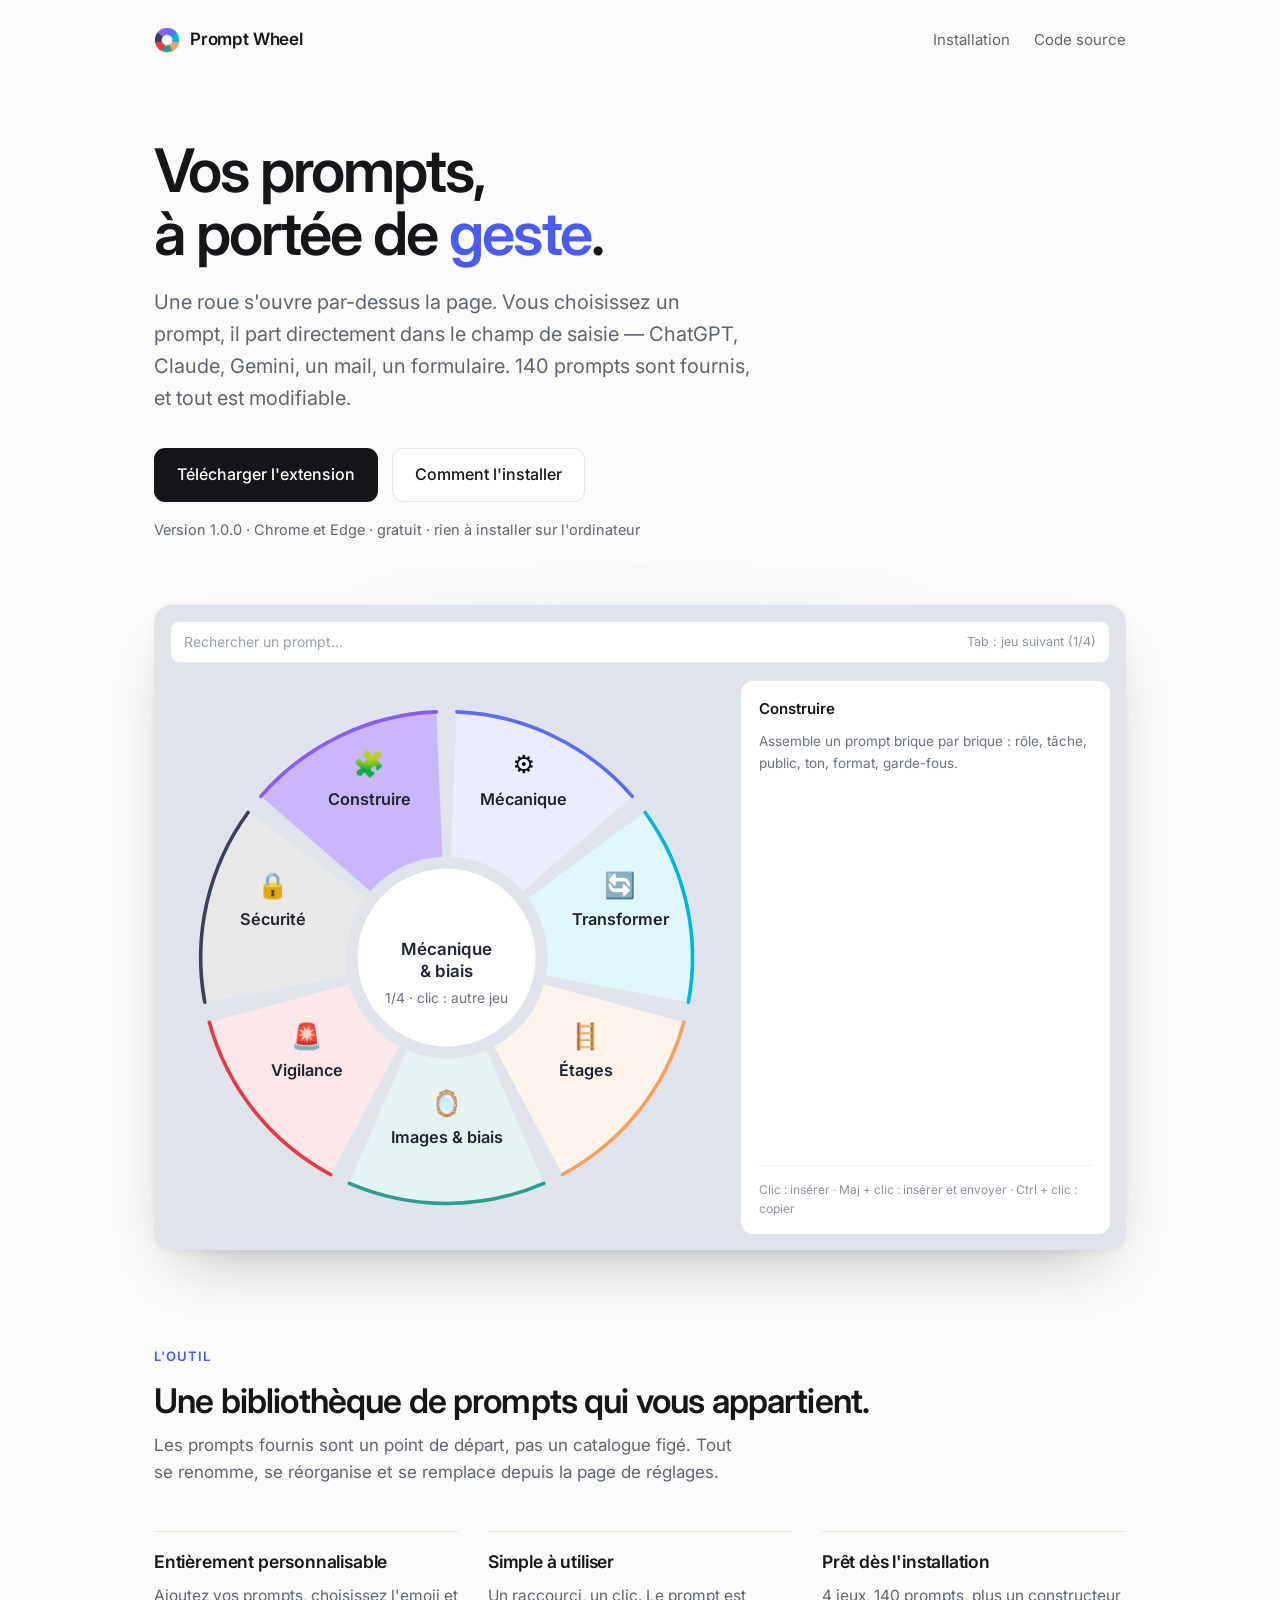
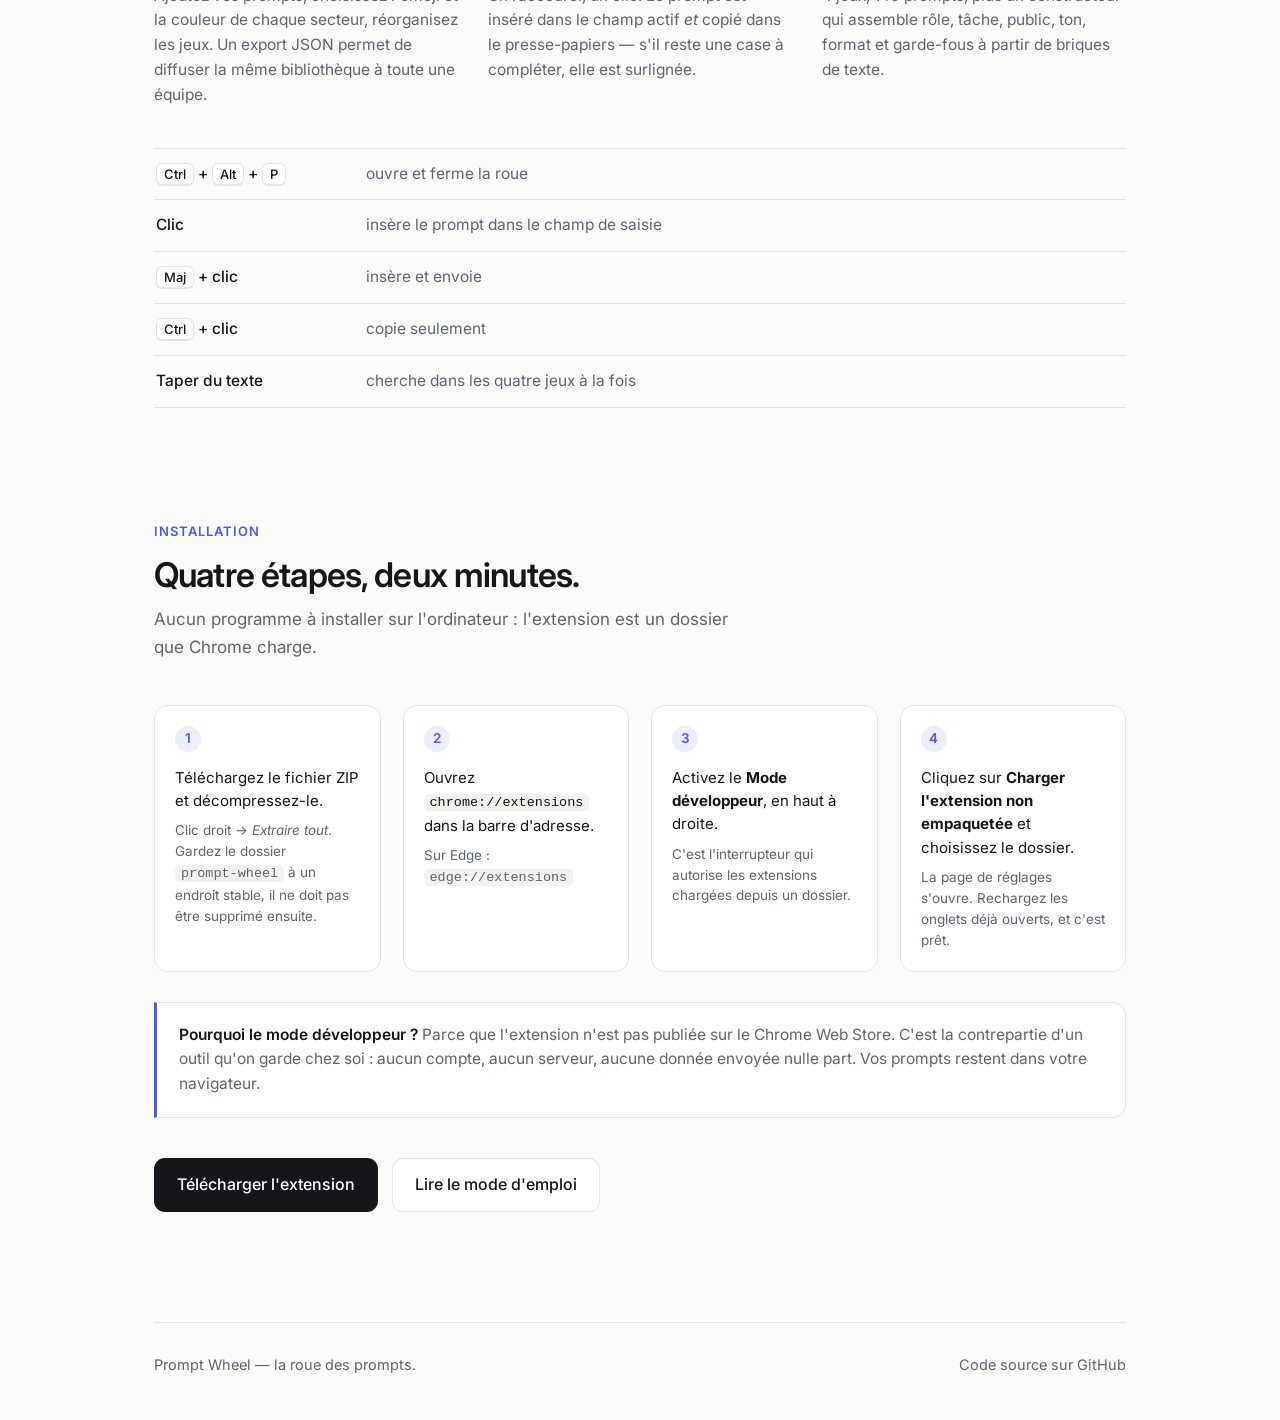
<file: index.html>
<!DOCTYPE html>
<html lang="fr">
<head>
<meta charset="utf-8">
<meta name="viewport" content="width=device-width, initial-scale=1">
<title>Prompt Wheel — la roue des prompts</title>
<meta name="description" content="Un menu radial pour retrouver vos prompts et les insérer dans n'importe quel champ de saisie. Extension Chrome gratuite, 140 prompts fournis, entièrement modifiables.">
<meta name="color-scheme" content="light">
<link rel="icon" type="image/png" href="icon.png">
<meta property="og:title" content="Prompt Wheel — la roue des prompts">
<meta property="og:description" content="Vos prompts à portée de geste, dans n'importe quel champ de saisie. Extension Chrome gratuite.">
<meta property="og:type" content="website">
<link rel="preconnect" href="https://fonts.googleapis.com">
<link rel="preconnect" href="https://fonts.gstatic.com" crossorigin>
<link href="https://fonts.googleapis.com/css2?family=Inter:wght@400;500;600;700&display=swap" rel="stylesheet">
<style>
  :root {
    --ink: #14161a;
    --dim: #5f6570;
    --line: #e6e6e1;
    --paper: #fbfbf9;
    --card: #ffffff;
    --accent: #4a5bf0;
    --accent-soft: #eceefe;
    --radius: 14px;
    --font: "Inter", ui-sans-serif, system-ui, -apple-system, "Segoe UI", Roboto, Helvetica, Arial, sans-serif;
  }

  * { box-sizing: border-box; }

  html { scroll-behavior: smooth; }

  body {
    margin: 0;
    overflow-x: hidden;
    background: var(--paper);
    color: var(--ink);
    font-family: var(--font);
    font-size: 17px;
    line-height: 1.6;
    -webkit-font-smoothing: antialiased;
  }

  .wrap { width: 100%; max-width: 1020px; margin: 0 auto; padding: 0 24px; }

  a { color: inherit; }

  /* ---------- en-tête ---------- */

  header {
    display: flex;
    align-items: center;
    justify-content: space-between;
    padding: 26px 0 0;
  }
  .mark { display: flex; align-items: center; gap: 10px; font-weight: 600; letter-spacing: -.01em; }
  .mark img { width: 26px; height: 26px; border-radius: 7px; }
  .nav { display: flex; align-items: center; gap: 24px; font-size: 15px; color: var(--dim); }
  .nav a { text-decoration: none; }
  .nav a:hover { color: var(--ink); }

  /* ---------- hero ---------- */

  .hero { padding: 86px 0 0; max-width: 720px; }
  h1 {
    margin: 0;
    font-size: clamp(38px, 6vw, 60px);
    line-height: 1.04;
    letter-spacing: -.035em;
    font-weight: 600;
  }
  h1 em { font-style: normal; color: var(--accent); }
  .lead {
    margin: 22px 0 0;
    font-size: clamp(17px, 2.2vw, 20px);
    color: var(--dim);
    max-width: 30em;
  }

  .cta { display: flex; flex-wrap: wrap; align-items: center; gap: 14px; margin-top: 34px; }
  .btn {
    display: inline-flex;
    align-items: center;
    gap: 9px;
    padding: 13px 22px;
    border-radius: 11px;
    font-size: 16px;
    font-weight: 500;
    text-decoration: none;
    border: 1px solid transparent;
    transition: background .15s ease, border-color .15s ease, transform .15s ease;
  }
  .btn-primary { background: var(--ink); color: #fff; }
  .btn-primary:hover { background: #2b2f38; transform: translateY(-1px); }
  .btn-ghost { border-color: var(--line); background: var(--card); }
  .btn-ghost:hover { border-color: #cfcfc8; }
  .meta { margin-top: 16px; font-size: 14.5px; color: var(--dim); }

  /* ---------- maquette ---------- */

  .shot { position: relative; margin: 64px 0 0; }
  .shot::before {
    content: "";
    position: absolute;
    inset: -40px 0 30px;
    background: radial-gradient(75% 65% at 50% 40%, rgba(74, 91, 240, .08), transparent 72%);
    pointer-events: none;
  }
  .stage {
    position: relative;
    display: grid;
    grid-template-columns: minmax(0, 1.2fr) minmax(0, .8fr);
    gap: 18px;
    padding: 16px;
    background: #dfe4ec;
    border-radius: 18px;
    box-shadow: 0 30px 60px -30px rgba(15, 20, 30, .35), 0 2px 6px rgba(15, 20, 30, .06);
  }
  .stage-search {
    grid-column: 1 / -1;
    display: flex;
    align-items: center;
    justify-content: space-between;
    gap: 12px;
    padding: 9px 13px;
    background: #fff;
    border: 1px solid #e3e7ee;
    border-radius: 9px;
    font-size: 14px;
    color: #9aa1ad;
  }
  .stage-search span:last-child { font-size: 12.5px; color: #8b93a1; }
  .wheel { width: 100%; height: auto; display: block; }
  .sec-icon { font-size: 21px; }
  .sec-label { font-size: 13.5px; font-weight: 600; fill: #1f2430; }
  .hub-title { font-size: 14px; font-weight: 600; fill: #1f2430; }
  .hub-sub { font-size: 11.5px; fill: #6b7280; }

  .panel {
    display: flex;
    flex-direction: column;
    background: #fff;
    border-radius: 12px;
    padding: 16px 18px;
    min-width: 0;
  }
  .panel-title { font-size: 15px; font-weight: 600; margin-bottom: 10px; }
  .panel-body { font-size: 13.5px; line-height: 1.62; color: #6b7280; margin: 0; }
  .panel-foot {
    margin-top: auto;
    padding-top: 14px;
    font-size: 12px;
    color: #8b93a1;
    border-top: 1px solid #eef0f4;
  }

  /* ---------- sections ---------- */

  section { padding: 96px 0 0; }
  .eyebrow {
    font-size: 13px;
    font-weight: 600;
    letter-spacing: .08em;
    text-transform: uppercase;
    color: var(--accent);
    margin: 0 0 14px;
  }
  h2 {
    margin: 0 0 12px;
    font-size: clamp(26px, 3.6vw, 34px);
    line-height: 1.15;
    letter-spacing: -.025em;
    font-weight: 600;
  }
  .section-lead { margin: 0; color: var(--dim); max-width: 34em; }

  .cols {
    display: grid;
    grid-template-columns: repeat(3, 1fr);
    gap: 30px;
    margin-top: 44px;
  }
  .col h3 {
    margin: 0 0 8px;
    font-size: 17.5px;
    font-weight: 600;
    letter-spacing: -.01em;
    padding-top: 16px;
    border-top: 1px solid var(--line);
  }
  .col p { margin: 0; font-size: 15.5px; color: var(--dim); }

  /* ---------- gestes ---------- */

  .gestures { margin-top: 40px; border-top: 1px solid var(--line); }
  .gesture {
    display: flex;
    align-items: baseline;
    gap: 20px;
    padding: 13px 2px;
    border-bottom: 1px solid var(--line);
    font-size: 15.5px;
  }
  .gesture dt { flex: 0 0 190px; font-weight: 500; }
  .gesture dd { margin: 0; color: var(--dim); }
  kbd {
    font-family: var(--font);
    font-size: 13px;
    font-weight: 500;
    background: var(--card);
    border: 1px solid var(--line);
    border-bottom-width: 2px;
    border-radius: 6px;
    padding: 2px 7px;
    white-space: nowrap;
  }

  /* ---------- installation ---------- */

  .steps {
    display: grid;
    grid-template-columns: repeat(4, 1fr);
    gap: 22px;
    margin-top: 44px;
    counter-reset: step;
  }
  .step {
    background: var(--card);
    border: 1px solid var(--line);
    border-radius: var(--radius);
    padding: 20px;
  }
  .step::before {
    counter-increment: step;
    content: counter(step);
    display: flex;
    align-items: center;
    justify-content: center;
    width: 26px;
    height: 26px;
    margin-bottom: 14px;
    border-radius: 50%;
    background: var(--accent-soft);
    color: var(--accent);
    font-size: 13.5px;
    font-weight: 600;
  }
  .step p { margin: 0; font-size: 15px; line-height: 1.55; }
  .step .sub { margin-top: 8px; font-size: 13.5px; color: var(--dim); }
  code {
    font-family: ui-monospace, SFMono-Regular, Menlo, Consolas, monospace;
    font-size: 13.5px;
    white-space: nowrap;
    background: #f2f2ee;
    border-radius: 5px;
    padding: 1px 6px;
  }

  .note {
    margin-top: 30px;
    padding: 20px 22px;
    background: var(--card);
    border: 1px solid var(--line);
    border-left: 3px solid var(--accent);
    border-radius: 0 var(--radius) var(--radius) 0;
    font-size: 15.5px;
    color: var(--dim);
  }
  .note strong { color: var(--ink); font-weight: 600; }

  .closing { margin-top: 40px; display: flex; flex-wrap: wrap; gap: 14px; align-items: center; }

  /* ---------- pied ---------- */

  footer {
    margin-top: 110px;
    padding: 30px 0 44px;
    border-top: 1px solid var(--line);
    display: flex;
    flex-wrap: wrap;
    gap: 12px 26px;
    justify-content: space-between;
    font-size: 14.5px;
    color: var(--dim);
  }
  footer a { text-decoration: none; }
  footer a:hover { color: var(--ink); text-decoration: underline; }

  /* ---------- écrans étroits ---------- */

  @media (max-width: 880px) {
    .cols, .steps { grid-template-columns: repeat(2, 1fr); }
    .hero { padding-top: 60px; }
    section { padding-top: 76px; }
  }
  @media (max-width: 660px) {
    body { font-size: 16px; }
    .wrap { padding: 0 18px; }
    .nav a.hide-sm { display: none; }
    .stage { grid-template-columns: 1fr; }
    .stage-search span:last-child { display: none; }
    .panel { display: none; }
    .cols, .steps { grid-template-columns: 1fr; gap: 24px; }
    .gesture { flex-direction: column; gap: 4px; }
    .gesture dt { flex: none; }
    .btn { width: 100%; justify-content: center; }
  }
</style>
</head>
<body>

<div class="wrap">

  <header>
    <div class="mark"><img src="icon.png" alt="">Prompt Wheel</div>
    <nav class="nav">
      <a href="#installation" class="hide-sm">Installation</a>
      <a href="https://github.com/knulp222/roue-des-prompts/tree/main/prompt-wheel-extension">Code source</a>
    </nav>
  </header>

  <main>

    <div class="hero">
      <h1>Vos prompts,<br>à portée de <em>geste</em>.</h1>
      <p class="lead">Une roue s'ouvre par-dessus la page. Vous choisissez un prompt, il part
        directement dans le champ de saisie — ChatGPT, Claude, Gemini, un mail, un formulaire.
        140 prompts sont fournis, et tout est modifiable.</p>
      <div class="cta">
        <a class="btn btn-primary" href="prompt-wheel.zip" download>
          Télécharger l'extension
        </a>
        <a class="btn btn-ghost" href="#installation">Comment l'installer</a>
      </div>
      <p class="meta">Version 1.0.0 · Chrome et Edge · gratuit · rien à installer sur l'ordinateur</p>
    </div>

    <div class="shot">
      <div class="stage">
        <div class="stage-search">
          <span>Rechercher un prompt…</span>
          <span>Tab : jeu suivant (1/4)</span>
        </div>
        <svg class="wheel" viewBox="0 0 460 460" role="img" aria-label="La roue ouverte sur le jeu « Mécanique &amp; biais », avec sept secteurs : Mécanique, Transformer, Étages, Images &amp; biais, Vigilance, Sécurité, Construire.">
          <g class="sec">
            <path d="M 238.6 24.2 A 206 206 0 0 1 385.5 94.9 L 293.4 174.9 A 84 84 0 0 0 233.5 146.1 Z" fill="#ebedff"/>
            <path d="M 238.6 25.7 A 204.5 204.5 0 0 1 384.4 95.9" fill="none" stroke="#5B6CFF" stroke-width="3" stroke-linecap="round"/>
            <text class="sec-icon" x="294.2" y="76.7" text-anchor="middle">⚙️</text>
            <text class="sec-label" x="294.2" y="102.7" text-anchor="middle">Mécanique</text>
          </g>
          <g class="sec">
            <path d="M 396.3 108.4 A 206 206 0 0 1 432.6 267.4 L 312.6 245.2 A 84 84 0 0 0 297.8 180.4 Z" fill="#e0f6fa"/>
            <path d="M 395.1 109.3 A 204.5 204.5 0 0 1 431.1 267.1" fill="none" stroke="#00B4D8" stroke-width="3" stroke-linecap="round"/>
            <text class="sec-icon" x="374.3" y="177.1" text-anchor="middle">🔄</text>
            <text class="sec-label" x="374.3" y="203.1" text-anchor="middle">Transformer</text>
          </g>
          <g class="sec">
            <path d="M 428.7 284.2 A 206 206 0 0 1 327.1 411.7 L 269.6 304.1 A 84 84 0 0 0 311 252.1 Z" fill="#fef4ec"/>
            <path d="M 427.3 283.8 A 204.5 204.5 0 0 1 326.4 410.4" fill="none" stroke="#F4A261" stroke-width="3" stroke-linecap="round"/>
            <text class="sec-icon" x="345.7" y="302.3" text-anchor="middle">🪜</text>
            <text class="sec-label" x="345.7" y="328.3" text-anchor="middle">Étages</text>
          </g>
          <g class="sec">
            <path d="M 311.5 419.2 A 206 206 0 0 1 148.5 419.2 L 196.8 307.1 A 84 84 0 0 0 263.2 307.1 Z" fill="#e5f3f2"/>
            <path d="M 310.9 417.8 A 204.5 204.5 0 0 1 149.1 417.8" fill="none" stroke="#2A9D8F" stroke-width="3" stroke-linecap="round"/>
            <text class="sec-icon" x="230" y="358" text-anchor="middle">🪞</text>
            <text class="sec-label" x="230" y="384" text-anchor="middle">Images &amp; biais</text>
          </g>
          <g class="sec">
            <path d="M 132.9 411.7 A 206 206 0 0 1 31.3 284.2 L 149 252.1 A 84 84 0 0 0 190.4 304.1 Z" fill="#fce7e9"/>
            <path d="M 133.6 410.4 A 204.5 204.5 0 0 1 32.7 283.8" fill="none" stroke="#E63946" stroke-width="3" stroke-linecap="round"/>
            <text class="sec-icon" x="114.3" y="302.3" text-anchor="middle">🚨</text>
            <text class="sec-label" x="114.3" y="328.3" text-anchor="middle">Vigilance</text>
          </g>
          <g class="sec">
            <path d="M 27.4 267.4 A 206 206 0 0 1 63.7 108.4 L 162.2 180.4 A 84 84 0 0 0 147.4 245.2 Z" fill="#e8e8eb"/>
            <path d="M 28.9 267.1 A 204.5 204.5 0 0 1 64.9 109.3" fill="none" stroke="#3D405B" stroke-width="3" stroke-linecap="round"/>
            <text class="sec-icon" x="85.7" y="177.1" text-anchor="middle">🔒</text>
            <text class="sec-label" x="85.7" y="203.1" text-anchor="middle">Sécurité</text>
          </g>
          <g class="sec is-hot">
            <path d="M 74.5 94.9 A 206 206 0 0 1 221.4 24.2 L 226.5 146.1 A 84 84 0 0 0 166.6 174.9 Z" fill="#cbb6fb"/>
            <path d="M 75.6 95.9 A 204.5 204.5 0 0 1 221.4 25.7" fill="none" stroke="#8B5CF6" stroke-width="3" stroke-linecap="round"/>
            <text class="sec-icon" x="165.8" y="76.7" text-anchor="middle">🧩</text>
            <text class="sec-label" x="165.8" y="102.7" text-anchor="middle">Construire</text>
          </g>
          <g class="hub">
            <circle cx="230" cy="230" r="74" fill="#ffffff"/>
            <text class="hub-title" x="230" y="228" text-anchor="middle">Mécanique</text>
            <text class="hub-title" x="230" y="246" text-anchor="middle">&amp; biais</text>
            <text class="hub-sub" x="230" y="268" text-anchor="middle">1/4 · clic : autre jeu</text>
          </g>
        </svg>
        <div class="panel">
          <div class="panel-title">Construire</div>
          <p class="panel-body">Assemble un prompt brique par brique : rôle, tâche, public, ton,
            format, garde-fous.</p>
          <div class="panel-foot">Clic : insérer · Maj + clic : insérer et envoyer · Ctrl + clic : copier</div>
        </div>
      </div>
    </div>

    <section id="outil">
      <p class="eyebrow">L'outil</p>
      <h2>Une bibliothèque de prompts qui vous appartient.</h2>
      <p class="section-lead">Les prompts fournis sont un point de départ, pas un catalogue figé.
        Tout se renomme, se réorganise et se remplace depuis la page de réglages.</p>

      <div class="cols">
        <div class="col">
          <h3>Entièrement personnalisable</h3>
          <p>Ajoutez vos prompts, choisissez l'emoji et la couleur de chaque secteur, réorganisez
            les jeux. Un export JSON permet de diffuser la même bibliothèque à toute une équipe.</p>
        </div>
        <div class="col">
          <h3>Simple à utiliser</h3>
          <p>Un raccourci, un clic. Le prompt est inséré dans le champ actif <em>et</em> copié dans
            le presse-papiers — s'il reste une case à compléter, elle est surlignée.</p>
        </div>
        <div class="col">
          <h3>Prêt dès l'installation</h3>
          <p>4 jeux, 140 prompts, plus un constructeur qui assemble rôle, tâche, public, ton,
            format et garde-fous à partir de briques de texte.</p>
        </div>
      </div>

      <dl class="gestures">
        <div class="gesture"><dt><kbd>Ctrl</kbd> + <kbd>Alt</kbd> + <kbd>P</kbd></dt><dd>ouvre et ferme la roue</dd></div>
        <div class="gesture"><dt>Clic</dt><dd>insère le prompt dans le champ de saisie</dd></div>
        <div class="gesture"><dt><kbd>Maj</kbd> + clic</dt><dd>insère et envoie</dd></div>
        <div class="gesture"><dt><kbd>Ctrl</kbd> + clic</dt><dd>copie seulement</dd></div>
        <div class="gesture"><dt>Taper du texte</dt><dd>cherche dans les quatre jeux à la fois</dd></div>
      </dl>
    </section>

    <section id="installation">
      <p class="eyebrow">Installation</p>
      <h2>Quatre étapes, deux minutes.</h2>
      <p class="section-lead">Aucun programme à installer sur l'ordinateur : l'extension est un
        dossier que Chrome charge.</p>

      <div class="steps">
        <div class="step">
          <p>Téléchargez le fichier ZIP et décompressez-le.</p>
          <p class="sub">Clic droit → <em>Extraire tout</em>. Gardez le dossier <code>prompt-wheel</code> à un endroit stable, il ne doit pas être supprimé ensuite.</p>
        </div>
        <div class="step">
          <p>Ouvrez <code>chrome://extensions</code> dans la barre d'adresse.</p>
          <p class="sub">Sur Edge : <code>edge://extensions</code></p>
        </div>
        <div class="step">
          <p>Activez le <strong>Mode développeur</strong>, en haut à droite.</p>
          <p class="sub">C'est l'interrupteur qui autorise les extensions chargées depuis un dossier.</p>
        </div>
        <div class="step">
          <p>Cliquez sur <strong>Charger l'extension non empaquetée</strong> et choisissez le dossier.</p>
          <p class="sub">La page de réglages s'ouvre. Rechargez les onglets déjà ouverts, et c'est prêt.</p>
        </div>
      </div>

      <div class="note">
        <strong>Pourquoi le mode développeur ?</strong> Parce que l'extension n'est pas publiée sur
        le Chrome Web Store. C'est la contrepartie d'un outil qu'on garde chez soi : aucun compte,
        aucun serveur, aucune donnée envoyée nulle part. Vos prompts restent dans votre navigateur.
      </div>

      <div class="closing">
        <a class="btn btn-primary" href="prompt-wheel.zip" download>Télécharger l'extension</a>
        <a class="btn btn-ghost" href="https://github.com/knulp222/roue-des-prompts/tree/main/prompt-wheel-extension#readme">Lire le mode d'emploi</a>
      </div>
    </section>

  </main>

  <footer>
    <span>Prompt Wheel — la roue des prompts.</span>
    <span><a href="https://github.com/knulp222/roue-des-prompts/tree/main/prompt-wheel-extension">Code source sur GitHub</a></span>
  </footer>

</div>

</body>
</html>
</file>
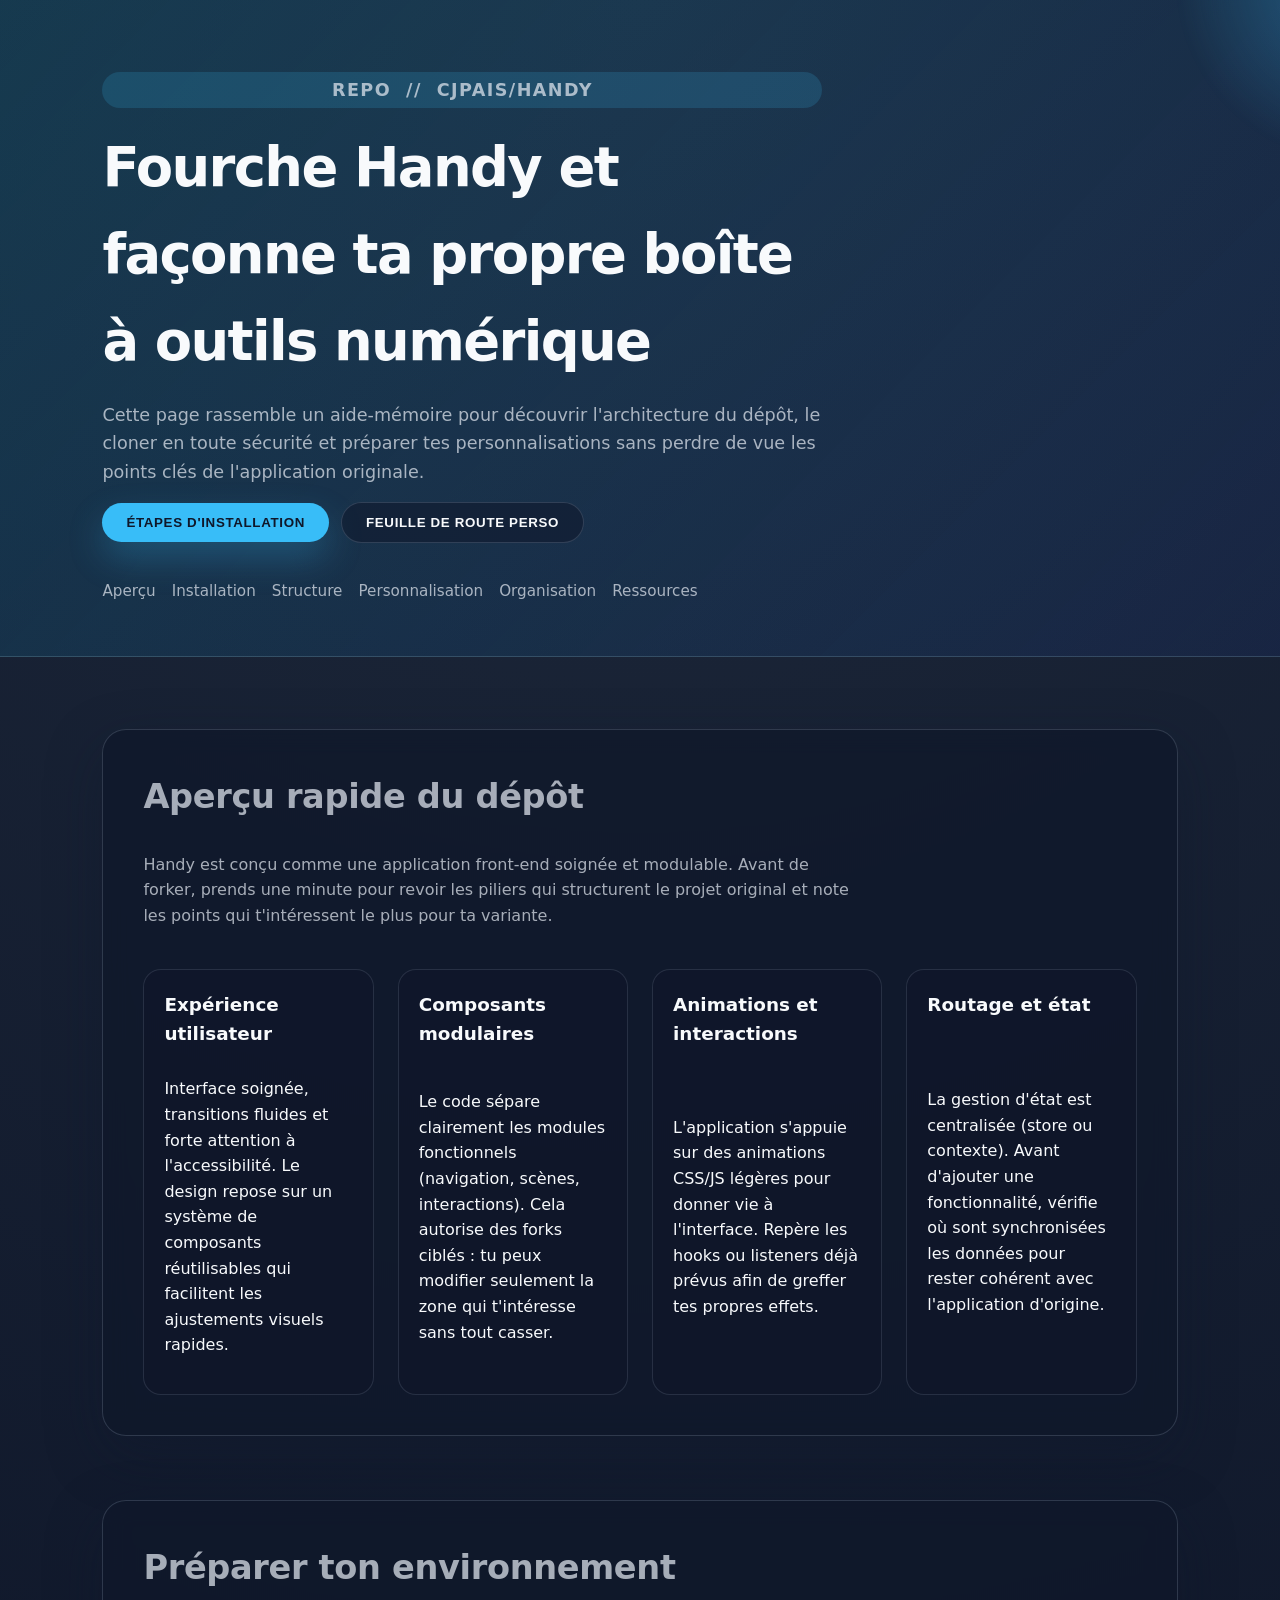
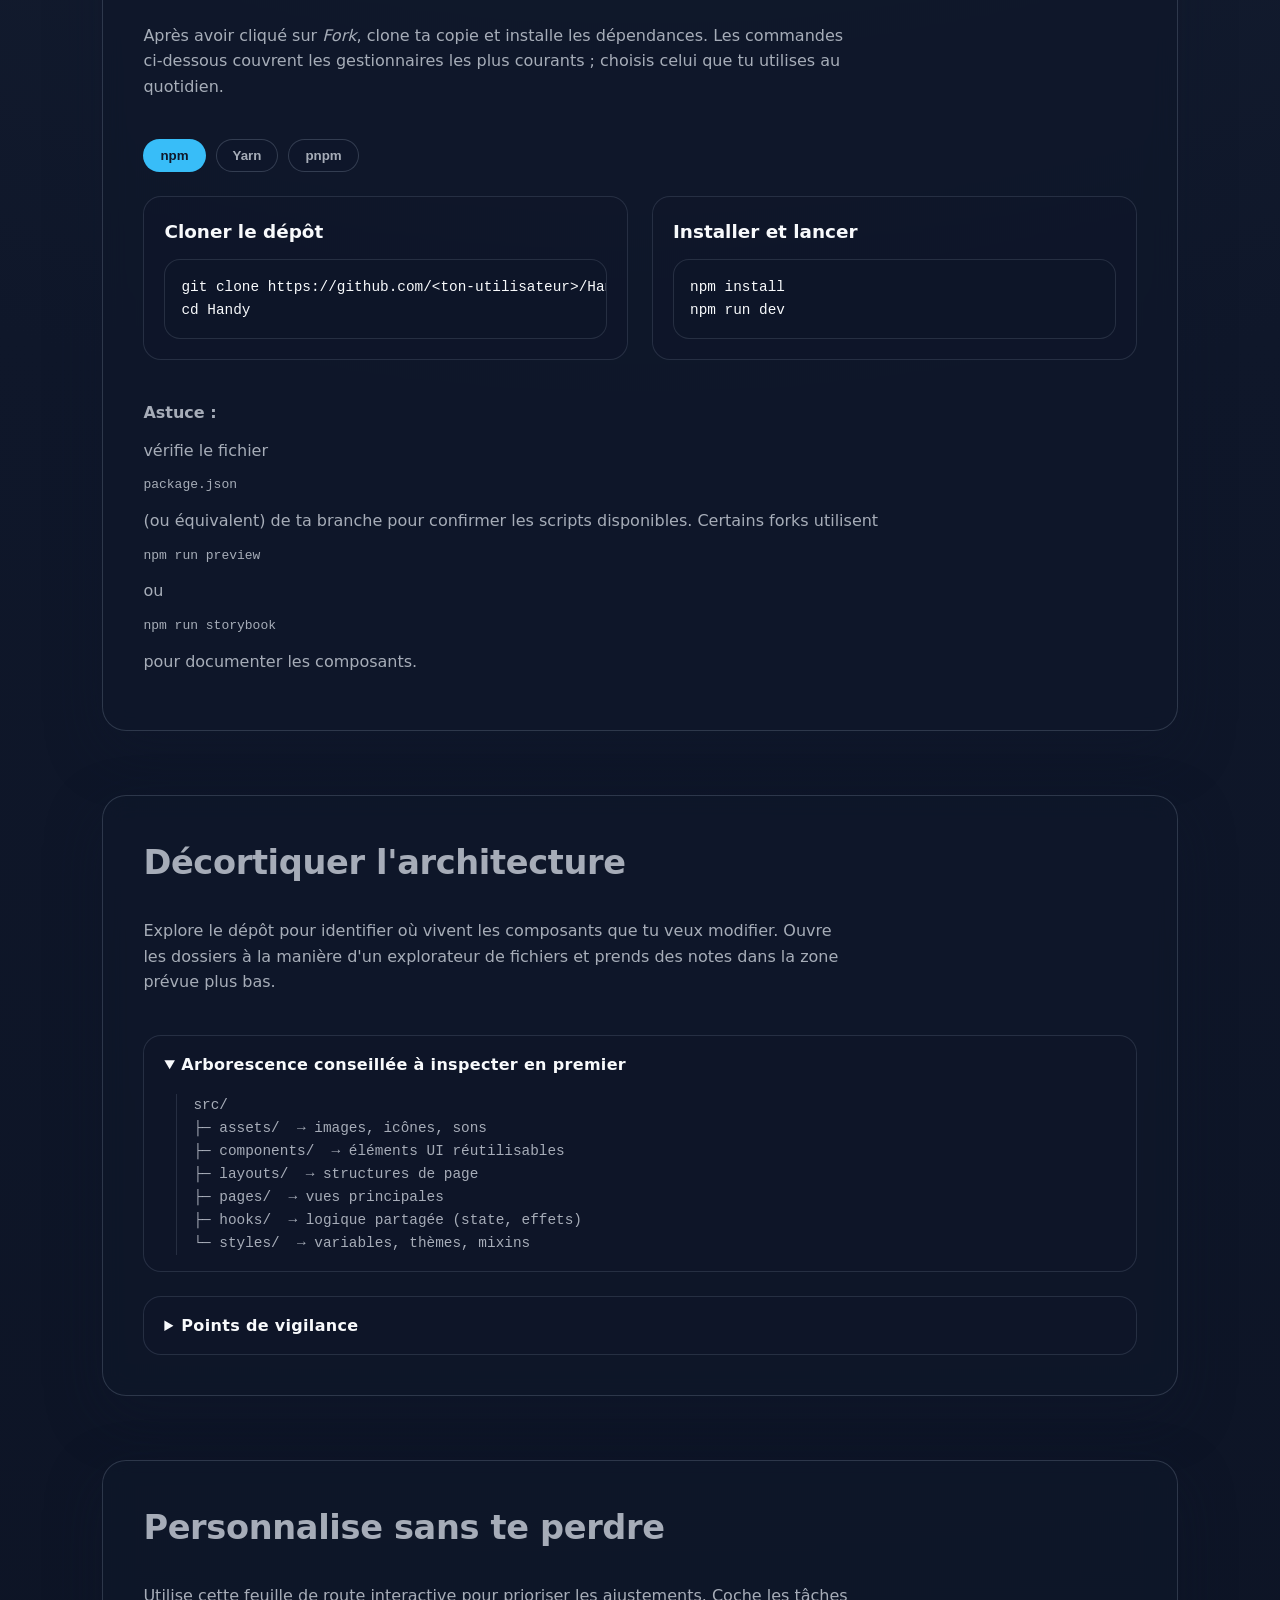
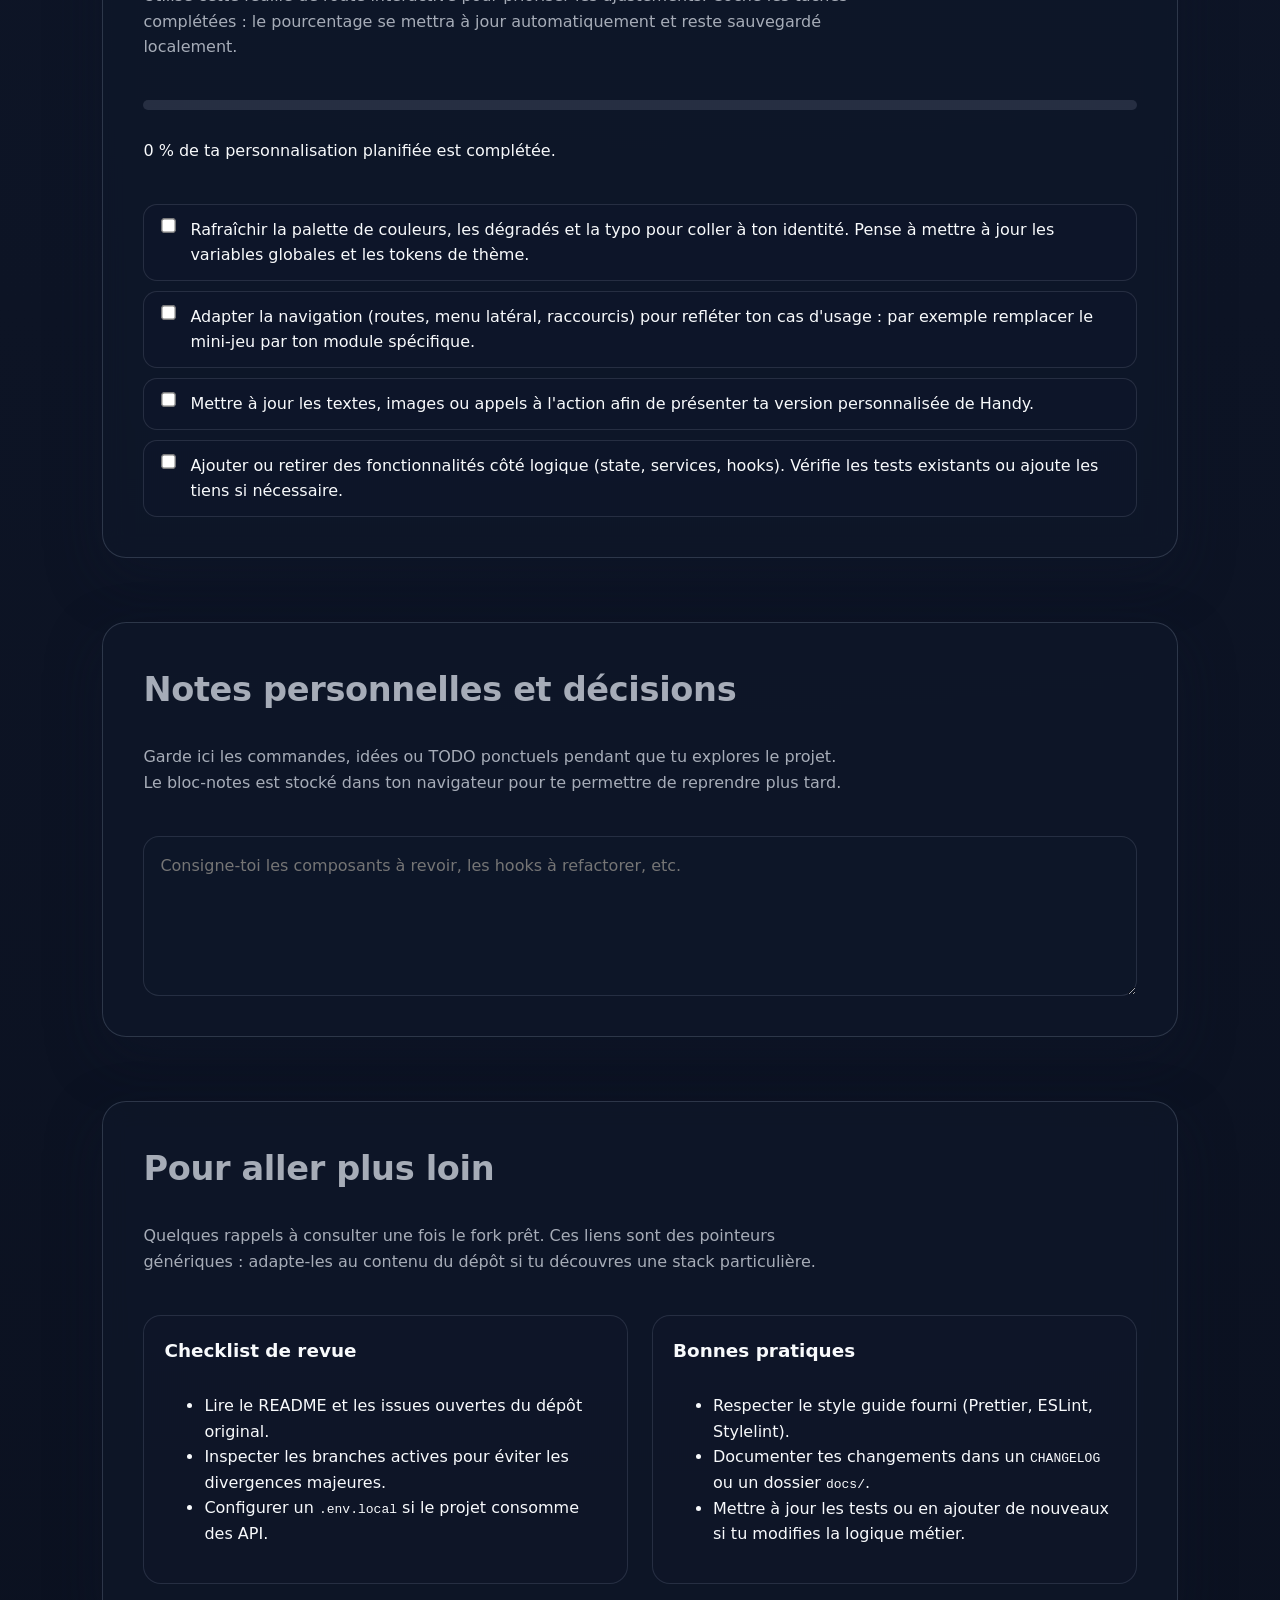
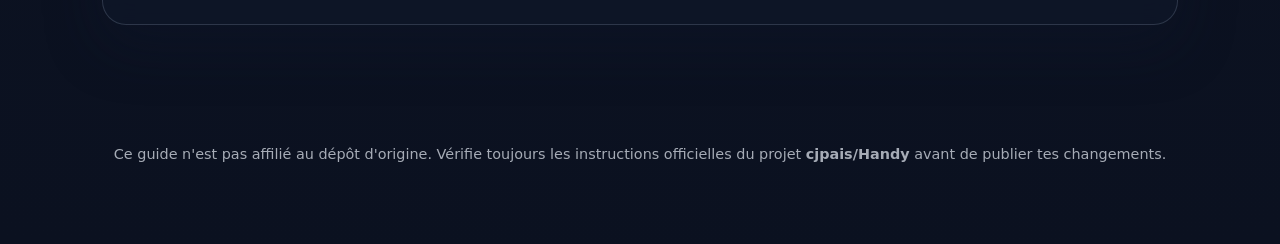
<file: Index.html>
<!DOCTYPE html>
<html lang="fr">
  <head>
    <meta charset="UTF-8" />
    <meta name="viewport" content="width=device-width, initial-scale=1" />
    <title>Handy · Guide de fork et personnalisation</title>
    <style>
      :root {
        color-scheme: light dark;
        --bg: #0b1120;
        --surface: rgba(15, 23, 42, 0.7);
        --surface-solid: #111a32;
        --accent: #38bdf8;
        --accent-strong: #0ea5e9;
        --text: #f8fafc;
        --muted: rgba(226, 232, 240, 0.72);
        --border: rgba(148, 163, 184, 0.24);
        --success: #34d399;
        --warning: #f59e0b;
        font-family: "Inter", system-ui, -apple-system, BlinkMacSystemFont, "Segoe UI", sans-serif;
      }

      * {
        box-sizing: border-box;
      }

      body {
        margin: 0;
        min-height: 100vh;
        color: var(--text);
        background: radial-gradient(circle at top, #1e293b 0%, #0f172a 40%, var(--bg) 100%);
        line-height: 1.6;
      }

      header {
        padding: clamp(32px, 6vw, 72px) clamp(20px, 8vw, 120px) clamp(24px, 4vw, 48px);
        display: grid;
        gap: clamp(20px, 4vw, 36px);
        align-items: center;
        background: linear-gradient(135deg, rgba(14, 116, 144, 0.28), rgba(30, 64, 175, 0.12));
        border-bottom: 1px solid var(--border);
        position: relative;
        overflow: hidden;
      }

      header::after {
        content: "";
        position: absolute;
        inset: -30% -20% auto auto;
        width: clamp(180px, 40vw, 360px);
        aspect-ratio: 1;
        background: radial-gradient(circle, rgba(56, 189, 248, 0.35), transparent 70%);
        filter: blur(4px);
        pointer-events: none;
      }

      .hero {
        max-width: 720px;
        display: grid;
        gap: 16px;
      }

      .hero-title {
        margin: 0;
        font-size: clamp(2.2rem, 5vw, 3.4rem);
        letter-spacing: -0.03em;
      }

      .hero p {
        margin: 0;
        color: var(--muted);
        font-size: clamp(1rem, 2vw, 1.1rem);
      }

      .hero-actions {
        display: flex;
        flex-wrap: wrap;
        gap: 12px;
        align-items: center;
      }

      .primary-btn,
      .ghost-btn {
        appearance: none;
        border: none;
        border-radius: 999px;
        padding: 12px 24px;
        font-weight: 600;
        text-transform: uppercase;
        letter-spacing: 0.05em;
        cursor: pointer;
        transition: transform 0.2s ease, box-shadow 0.2s ease, background 0.2s ease;
      }

      .primary-btn {
        background: var(--accent);
        color: #0f172a;
        box-shadow: 0 16px 35px rgba(56, 189, 248, 0.25);
      }

      .primary-btn:hover,
      .primary-btn:focus-visible {
        transform: translateY(-2px);
        background: var(--accent-strong);
        box-shadow: 0 20px 45px rgba(56, 189, 248, 0.35);
      }

      .ghost-btn {
        border: 1px solid var(--border);
        background: rgba(15, 23, 42, 0.55);
        color: var(--text);
      }

      .ghost-btn:hover,
      .ghost-btn:focus-visible {
        border-color: rgba(148, 163, 184, 0.45);
        transform: translateY(-2px);
      }

      nav {
        display: flex;
        gap: 16px;
        flex-wrap: wrap;
        font-size: 0.95rem;
      }

      nav a {
        color: var(--muted);
        text-decoration: none;
        border-bottom: 1px solid transparent;
        padding-bottom: 4px;
        transition: border-color 0.2s ease, color 0.2s ease;
      }

      nav a:hover,
      nav a:focus-visible {
        color: var(--text);
        border-color: var(--accent);
      }

      main {
        padding: clamp(32px, 6vw, 72px) clamp(20px, 8vw, 120px);
        display: grid;
        gap: clamp(32px, 6vw, 64px);
      }

      section {
        background: var(--surface);
        border-radius: 24px;
        border: 1px solid var(--border);
        padding: clamp(24px, 4vw, 40px);
        display: grid;
        gap: 24px;
        backdrop-filter: blur(12px);
        box-shadow: 0 20px 55px rgba(15, 23, 42, 0.35);
      }

      h2 {
        margin: 0;
        font-size: clamp(1.6rem, 3vw, 2.1rem);
        letter-spacing: -0.01em;
      }

      .section-intro {
        display: grid;
        gap: 12px;
        color: var(--muted);
        max-width: 70ch;
      }

      .grid {
        display: grid;
        gap: clamp(16px, 3vw, 24px);
      }

      .grid-2 {
        grid-template-columns: repeat(auto-fit, minmax(220px, 1fr));
      }

      .card {
        background: rgba(15, 23, 42, 0.6);
        border: 1px solid rgba(148, 163, 184, 0.18);
        border-radius: 18px;
        padding: 20px;
        display: grid;
        gap: 12px;
        transition: transform 0.2s ease, border 0.2s ease;
      }

      .card:hover {
        transform: translateY(-3px);
        border-color: rgba(56, 189, 248, 0.4);
      }

      .card h3 {
        margin: 0;
        font-size: 1.15rem;
      }

      .badge {
        display: inline-flex;
        align-items: center;
        justify-content: center;
        gap: 6px;
        padding: 4px 12px;
        border-radius: 999px;
        background: rgba(56, 189, 248, 0.16);
        color: var(--accent);
        font-size: 0.75rem;
        text-transform: uppercase;
        letter-spacing: 0.08em;
        font-weight: 600;
      }

      pre {
        background: rgba(15, 23, 42, 0.85);
        padding: 16px;
        border-radius: 16px;
        border: 1px solid rgba(148, 163, 184, 0.18);
        font-family: "Fira Code", "SFMono-Regular", Menlo, Monaco, Consolas, "Liberation Mono", monospace;
        font-size: 0.9rem;
        overflow-x: auto;
        margin: 0;
      }

      .command-switcher {
        display: flex;
        gap: 10px;
        flex-wrap: wrap;
      }

      .command-switcher button {
        border: 1px solid rgba(148, 163, 184, 0.28);
        background: rgba(15, 23, 42, 0.55);
        color: var(--muted);
        padding: 8px 16px;
        border-radius: 999px;
        cursor: pointer;
        font-weight: 600;
        transition: border 0.2s ease, color 0.2s ease, background 0.2s ease;
      }

      .command-switcher button[aria-pressed="true"] {
        color: #0f172a;
        background: var(--accent);
        border-color: rgba(56, 189, 248, 0.8);
      }

      details {
        background: rgba(15, 23, 42, 0.6);
        border-radius: 18px;
        border: 1px solid rgba(148, 163, 184, 0.18);
        padding: 16px 20px;
      }

      summary {
        cursor: pointer;
        font-weight: 600;
        letter-spacing: 0.02em;
      }

      .tree {
        margin: 16px 0 0 12px;
        border-left: 1px solid rgba(148, 163, 184, 0.18);
        padding-left: 16px;
        font-family: "Fira Code", monospace;
        font-size: 0.9rem;
        color: var(--muted);
      }

      .progress-wrapper {
        display: grid;
        gap: 12px;
      }

      .progress-bar {
        height: 10px;
        border-radius: 999px;
        background: rgba(148, 163, 184, 0.18);
        overflow: hidden;
      }

      .progress-bar span {
        display: block;
        height: 100%;
        background: linear-gradient(90deg, var(--success), var(--accent));
        width: 0%;
        transition: width 0.3s ease;
      }

      .checklist {
        display: grid;
        gap: 10px;
      }

      .checklist label {
        display: grid;
        grid-template-columns: auto 1fr;
        align-items: start;
        gap: 12px;
        padding: 12px 14px;
        border-radius: 14px;
        background: rgba(15, 23, 42, 0.55);
        border: 1px solid rgba(148, 163, 184, 0.18);
        cursor: pointer;
        transition: border 0.2s ease, transform 0.2s ease;
      }

      .checklist input {
        margin-top: 2px;
        transform: scale(1.1);
      }

      .checklist label:focus-within,
      .checklist label:hover {
        border-color: rgba(56, 189, 248, 0.35);
        transform: translateY(-2px);
      }

      textarea {
        width: 100%;
        min-height: 160px;
        border-radius: 16px;
        border: 1px solid rgba(148, 163, 184, 0.18);
        background: rgba(15, 23, 42, 0.65);
        padding: 16px;
        font: inherit;
        color: inherit;
        resize: vertical;
      }

      textarea:focus-visible {
        outline: 2px solid var(--accent);
        outline-offset: 3px;
      }

      .tips-list {
        display: grid;
        gap: 12px;
        color: var(--muted);
      }

      footer {
        padding: 32px clamp(20px, 8vw, 120px) 64px;
        text-align: center;
        color: var(--muted);
        font-size: 0.9rem;
      }

      @media (max-width: 720px) {
        header,
        main {
          padding-left: 20px;
          padding-right: 20px;
        }

        nav {
          gap: 12px;
        }
      }
    </style>
  </head>
  <body>
    <header>
      <div class="hero">
        <p class="badge">Repo &nbsp;//&nbsp; cjpais/Handy</p>
        <h1 class="hero-title">Fourche Handy et façonne ta propre boîte à outils numérique</h1>
        <p>
          Cette page rassemble un aide-mémoire pour découvrir l'architecture du dépôt, le cloner en toute sécurité et
          préparer tes personnalisations sans perdre de vue les points clés de l'application originale.
        </p>
        <div class="hero-actions">
          <button class="primary-btn" type="button" data-scroll="#installation">Étapes d'installation</button>
          <button class="ghost-btn" type="button" data-scroll="#customisation">Feuille de route perso</button>
        </div>
      </div>
      <nav aria-label="Sections du guide">
        <a href="#apercu">Aperçu</a>
        <a href="#installation">Installation</a>
        <a href="#structure">Structure</a>
        <a href="#customisation">Personnalisation</a>
        <a href="#organisation">Organisation</a>
        <a href="#ressources">Ressources</a>
      </nav>
    </header>

    <main>
      <section id="apercu">
        <div class="section-intro">
          <h2>Aperçu rapide du dépôt</h2>
          <p>
            Handy est conçu comme une application front-end soignée et modulable. Avant de forker, prends une minute
            pour revoir les piliers qui structurent le projet original et note les points qui t'intéressent le plus pour
            ta variante.
          </p>
        </div>
        <div class="grid grid-2" role="list">
          <article class="card" role="listitem">
            <h3>Expérience utilisateur</h3>
            <p>
              Interface soignée, transitions fluides et forte attention à l'accessibilité. Le design repose sur un
              système de composants réutilisables qui facilitent les ajustements visuels rapides.
            </p>
          </article>
          <article class="card" role="listitem">
            <h3>Composants modulaires</h3>
            <p>
              Le code sépare clairement les modules fonctionnels (navigation, scènes, interactions). Cela autorise des
              forks ciblés&nbsp;: tu peux modifier seulement la zone qui t'intéresse sans tout casser.
            </p>
          </article>
          <article class="card" role="listitem">
            <h3>Animations et interactions</h3>
            <p>
              L'application s'appuie sur des animations CSS/JS légères pour donner vie à l'interface. Repère les hooks ou
              listeners déjà prévus afin de greffer tes propres effets.
            </p>
          </article>
          <article class="card" role="listitem">
            <h3>Routage et état</h3>
            <p>
              La gestion d'état est centralisée (store ou contexte). Avant d'ajouter une fonctionnalité, vérifie où sont
              synchronisées les données pour rester cohérent avec l'application d'origine.
            </p>
          </article>
        </div>
      </section>

      <section id="installation">
        <div class="section-intro">
          <h2>Préparer ton environnement</h2>
          <p>
            Après avoir cliqué sur <em>Fork</em>, clone ta copie et installe les dépendances. Les commandes ci-dessous
            couvrent les gestionnaires les plus courants&nbsp;; choisis celui que tu utilises au quotidien.
          </p>
        </div>
        <div class="command-switcher" role="group" aria-label="Choisir un gestionnaire de paquets">
          <button type="button" data-manager="npm" aria-pressed="true">npm</button>
          <button type="button" data-manager="yarn" aria-pressed="false">Yarn</button>
          <button type="button" data-manager="pnpm" aria-pressed="false">pnpm</button>
        </div>
        <div class="grid grid-2">
          <div class="card">
            <h3>Cloner le dépôt</h3>
            <pre data-command="clone"></pre>
          </div>
          <div class="card">
            <h3>Installer et lancer</h3>
            <pre data-command="install"></pre>
          </div>
        </div>
        <p class="tips-list">
          <strong>Astuce&nbsp;:</strong> vérifie le fichier <code>package.json</code> (ou équivalent) de ta branche pour
          confirmer les scripts disponibles. Certains forks utilisent <code>npm run preview</code> ou
          <code>npm run storybook</code> pour documenter les composants.
        </p>
      </section>

      <section id="structure">
        <div class="section-intro">
          <h2>Décortiquer l'architecture</h2>
          <p>
            Explore le dépôt pour identifier où vivent les composants que tu veux modifier. Ouvre les dossiers à la
            manière d'un explorateur de fichiers et prends des notes dans la zone prévue plus bas.
          </p>
        </div>
        <details open>
          <summary>Arborescence conseillée à inspecter en premier</summary>
          <div class="tree" role="list">
            <div role="listitem">src/</div>
            <div role="listitem">├─ assets/ &nbsp;→ images, icônes, sons</div>
            <div role="listitem">├─ components/ &nbsp;→ éléments UI réutilisables</div>
            <div role="listitem">├─ layouts/ &nbsp;→ structures de page</div>
            <div role="listitem">├─ pages/ &nbsp;→ vues principales</div>
            <div role="listitem">├─ hooks/ &nbsp;→ logique partagée (state, effets)</div>
            <div role="listitem">└─ styles/ &nbsp;→ variables, thèmes, mixins</div>
          </div>
        </details>
        <details>
          <summary>Points de vigilance</summary>
          <div class="tips-list">
            <span>✔️ Cherche les fichiers de configuration (Vite, Webpack, ESLint) pour comprendre les alias.</span>
            <span>✔️ Identifie les services API ou mocks dans <code>src/services</code> s'ils existent.</span>
            <span>✔️ Note les dépendances critiques (animations, state management) avant de les remplacer.</span>
          </div>
        </details>
      </section>

      <section id="customisation">
        <div class="section-intro">
          <h2>Personnalise sans te perdre</h2>
          <p>
            Utilise cette feuille de route interactive pour prioriser les ajustements. Coche les tâches complétées&nbsp;: le
            pourcentage se mettra à jour automatiquement et reste sauvegardé localement.
          </p>
        </div>
        <div class="progress-wrapper">
          <div class="progress-bar" aria-hidden="true"><span id="progressFill"></span></div>
          <p id="progressLabel">0&nbsp;% de ta personnalisation planifiée est complétée.</p>
        </div>
        <div class="checklist" role="list">
          <label role="listitem">
            <input type="checkbox" value="theme" data-task />
            <span>
              Rafraîchir la palette de couleurs, les dégradés et la typo pour coller à ton identité. Pense à mettre à jour
              les variables globales et les tokens de thème.
            </span>
          </label>
          <label role="listitem">
            <input type="checkbox" value="navigation" data-task />
            <span>
              Adapter la navigation (routes, menu latéral, raccourcis) pour refléter ton cas d'usage&nbsp;: par exemple
              remplacer le mini-jeu par ton module spécifique.
            </span>
          </label>
          <label role="listitem">
            <input type="checkbox" value="contenu" data-task />
            <span>
              Mettre à jour les textes, images ou appels à l'action afin de présenter ta version personnalisée de Handy.
            </span>
          </label>
          <label role="listitem">
            <input type="checkbox" value="fonctionnalites" data-task />
            <span>
              Ajouter ou retirer des fonctionnalités côté logique (state, services, hooks). Vérifie les tests existants ou
              ajoute les tiens si nécessaire.
            </span>
          </label>
        </div>
      </section>

      <section id="organisation">
        <div class="section-intro">
          <h2>Notes personnelles et décisions</h2>
          <p>
            Garde ici les commandes, idées ou TODO ponctuels pendant que tu explores le projet. Le bloc-notes est stocké
            dans ton navigateur pour te permettre de reprendre plus tard.
          </p>
        </div>
        <textarea id="notes" placeholder="Consigne-toi les composants à revoir, les hooks à refactorer, etc."></textarea>
      </section>

      <section id="ressources">
        <div class="section-intro">
          <h2>Pour aller plus loin</h2>
          <p>
            Quelques rappels à consulter une fois le fork prêt. Ces liens sont des pointeurs génériques&nbsp;: adapte-les au
            contenu du dépôt si tu découvres une stack particulière.
          </p>
        </div>
        <div class="grid grid-2">
          <article class="card">
            <h3>Checklist de revue</h3>
            <ul>
              <li>Lire le README et les issues ouvertes du dépôt original.</li>
              <li>Inspecter les branches actives pour éviter les divergences majeures.</li>
              <li>Configurer un <code>.env.local</code> si le projet consomme des API.</li>
            </ul>
          </article>
          <article class="card">
            <h3>Bonnes pratiques</h3>
            <ul>
              <li>Respecter le style guide fourni (Prettier, ESLint, Stylelint).</li>
              <li>Documenter tes changements dans un <code>CHANGELOG</code> ou un dossier <code>docs/</code>.</li>
              <li>Mettre à jour les tests ou en ajouter de nouveaux si tu modifies la logique métier.</li>
            </ul>
          </article>
        </div>
      </section>
    </main>

    <footer>
      <p>
        Ce guide n'est pas affilié au dépôt d'origine. Vérifie toujours les instructions officielles du projet
        <strong>cjpais/Handy</strong> avant de publier tes changements.
      </p>
    </footer>

    <script>
      const commandSnippets = {
        clone: {
          npm: `git clone https://github.com/<ton-utilisateur>/Handy.git\ncd Handy`,
          yarn: `git clone https://github.com/<ton-utilisateur>/Handy.git\ncd Handy`,
          pnpm: `git clone https://github.com/<ton-utilisateur>/Handy.git\ncd Handy`,
        },
        install: {
          npm: `npm install\nnpm run dev`,
          yarn: `yarn install\nyarn dev`,
          pnpm: `pnpm install\npnpm dev`,
        },
      };

      const managerButtons = document.querySelectorAll("[data-manager]");
      const commandBlocks = document.querySelectorAll("[data-command]");

      function setManager(manager) {
        managerButtons.forEach((button) => {
          const isActive = button.dataset.manager === manager;
          button.setAttribute("aria-pressed", String(isActive));
        });

        commandBlocks.forEach((block) => {
          const key = block.dataset.command;
          block.textContent = commandSnippets[key][manager];
        });
      }

      managerButtons.forEach((button) => {
        button.addEventListener("click", () => setManager(button.dataset.manager));
      });

      setManager("npm");

      const checklistInputs = Array.from(document.querySelectorAll("[data-task]"));
      const progressFill = document.getElementById("progressFill");
      const progressLabel = document.getElementById("progressLabel");
      const STORAGE_KEY_CHECKLIST = "handy-fork-checklist";

      function loadChecklist() {
        try {
          const stored = JSON.parse(localStorage.getItem(STORAGE_KEY_CHECKLIST));
          if (stored && typeof stored === "object") {
            checklistInputs.forEach((input) => {
              if (Object.prototype.hasOwnProperty.call(stored, input.value)) {
                input.checked = Boolean(stored[input.value]);
              }
            });
          }
        } catch (error) {
          console.warn("Impossible de charger la checklist", error);
        }
      }

      function saveChecklist() {
        const data = Object.fromEntries(checklistInputs.map((input) => [input.value, input.checked]));
        localStorage.setItem(STORAGE_KEY_CHECKLIST, JSON.stringify(data));
      }

      function updateProgress() {
        const total = checklistInputs.length;
        const completed = checklistInputs.filter((input) => input.checked).length;
        const percentage = total === 0 ? 0 : Math.round((completed / total) * 100);
        progressFill.style.width = `${percentage}%`;
        progressFill.setAttribute("aria-valuenow", String(percentage));
        progressLabel.textContent = `${percentage}\u00A0% de ta personnalisation planifiée est complétée.`;
      }

      checklistInputs.forEach((input) => {
        input.addEventListener("change", () => {
          saveChecklist();
          updateProgress();
        });
      });

      loadChecklist();
      updateProgress();

      const notesField = document.getElementById("notes");
      const STORAGE_KEY_NOTES = "handy-fork-notes";
      const savedNotes = localStorage.getItem(STORAGE_KEY_NOTES);
      if (savedNotes) {
        notesField.value = savedNotes;
      }

      let notesTimeout;
      notesField.addEventListener("input", () => {
        clearTimeout(notesTimeout);
        notesTimeout = setTimeout(() => {
          localStorage.setItem(STORAGE_KEY_NOTES, notesField.value);
        }, 300);
      });

      document.querySelectorAll("[data-scroll]").forEach((button) => {
        button.addEventListener("click", () => {
          const target = document.querySelector(button.dataset.scroll);
          if (target) {
            target.scrollIntoView({ behavior: "smooth" });
          }
        });
      });
    </script>
  </body>
</html>
</file>
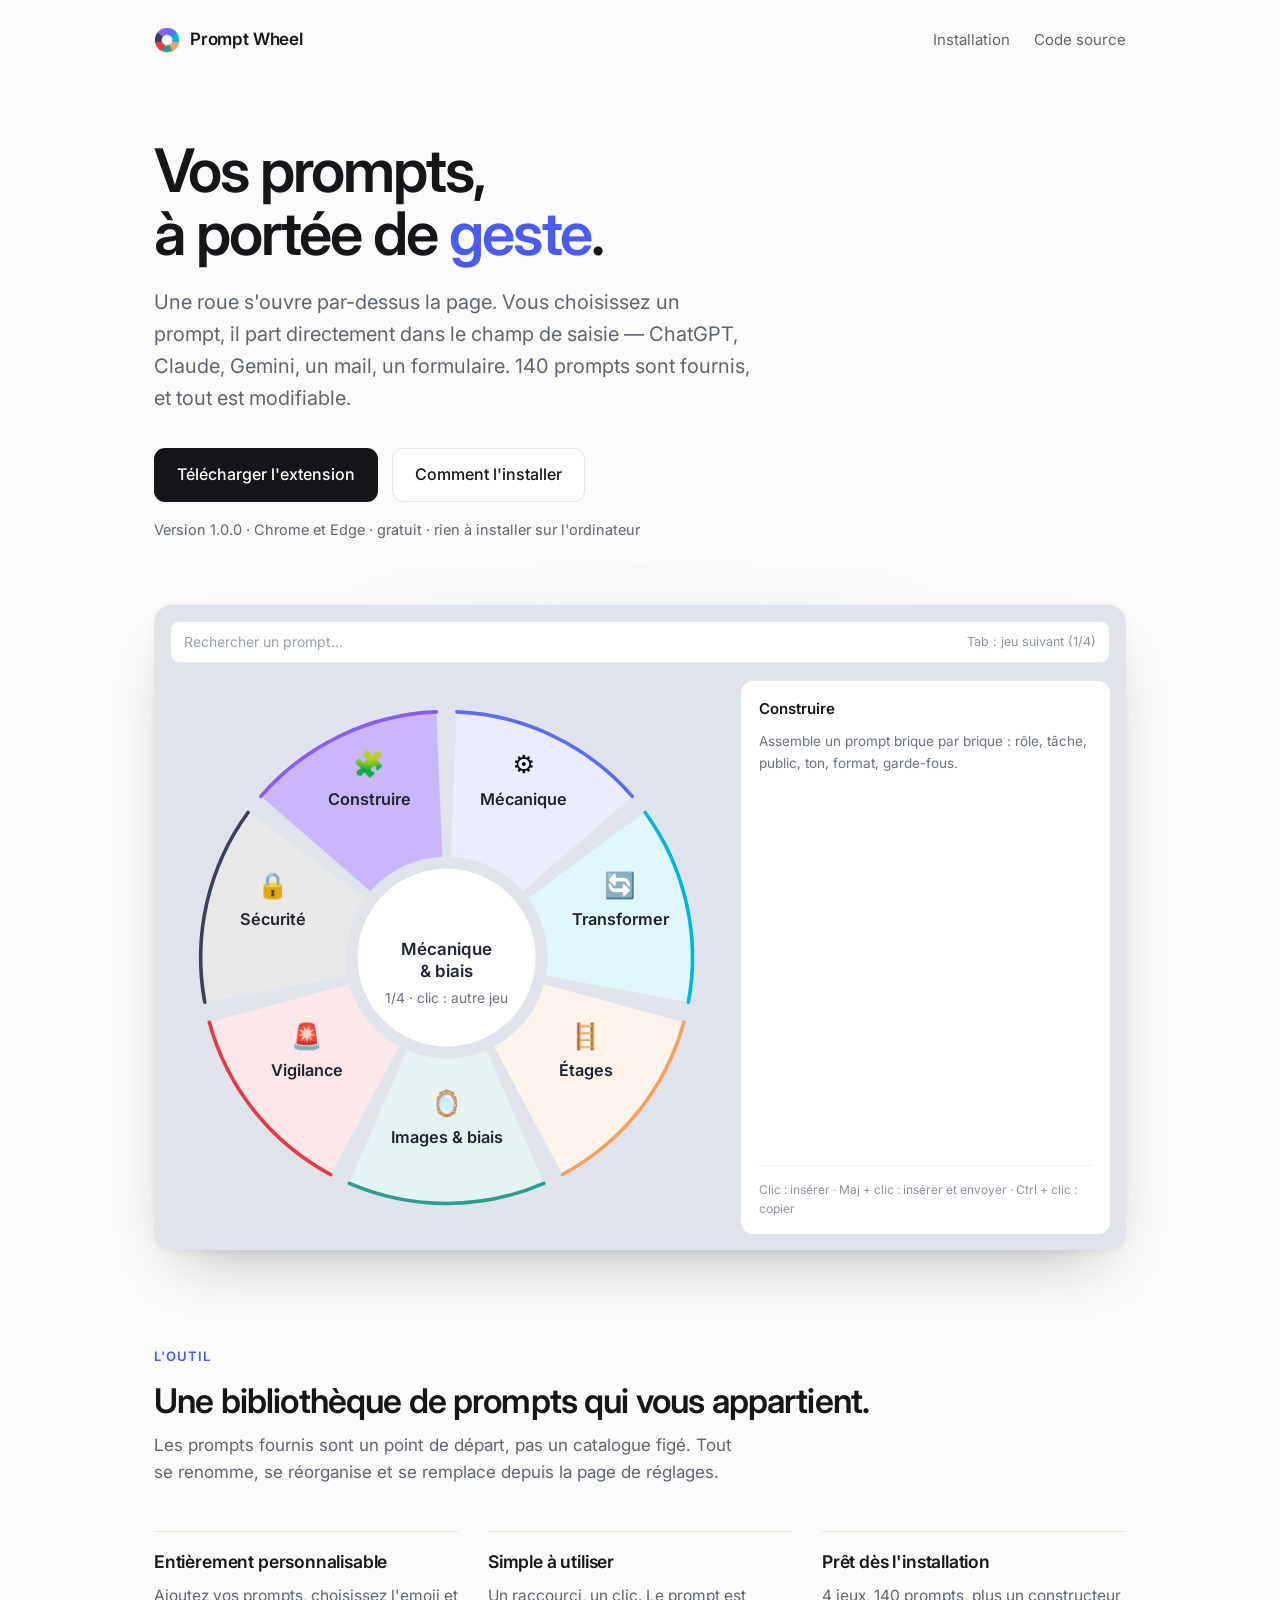
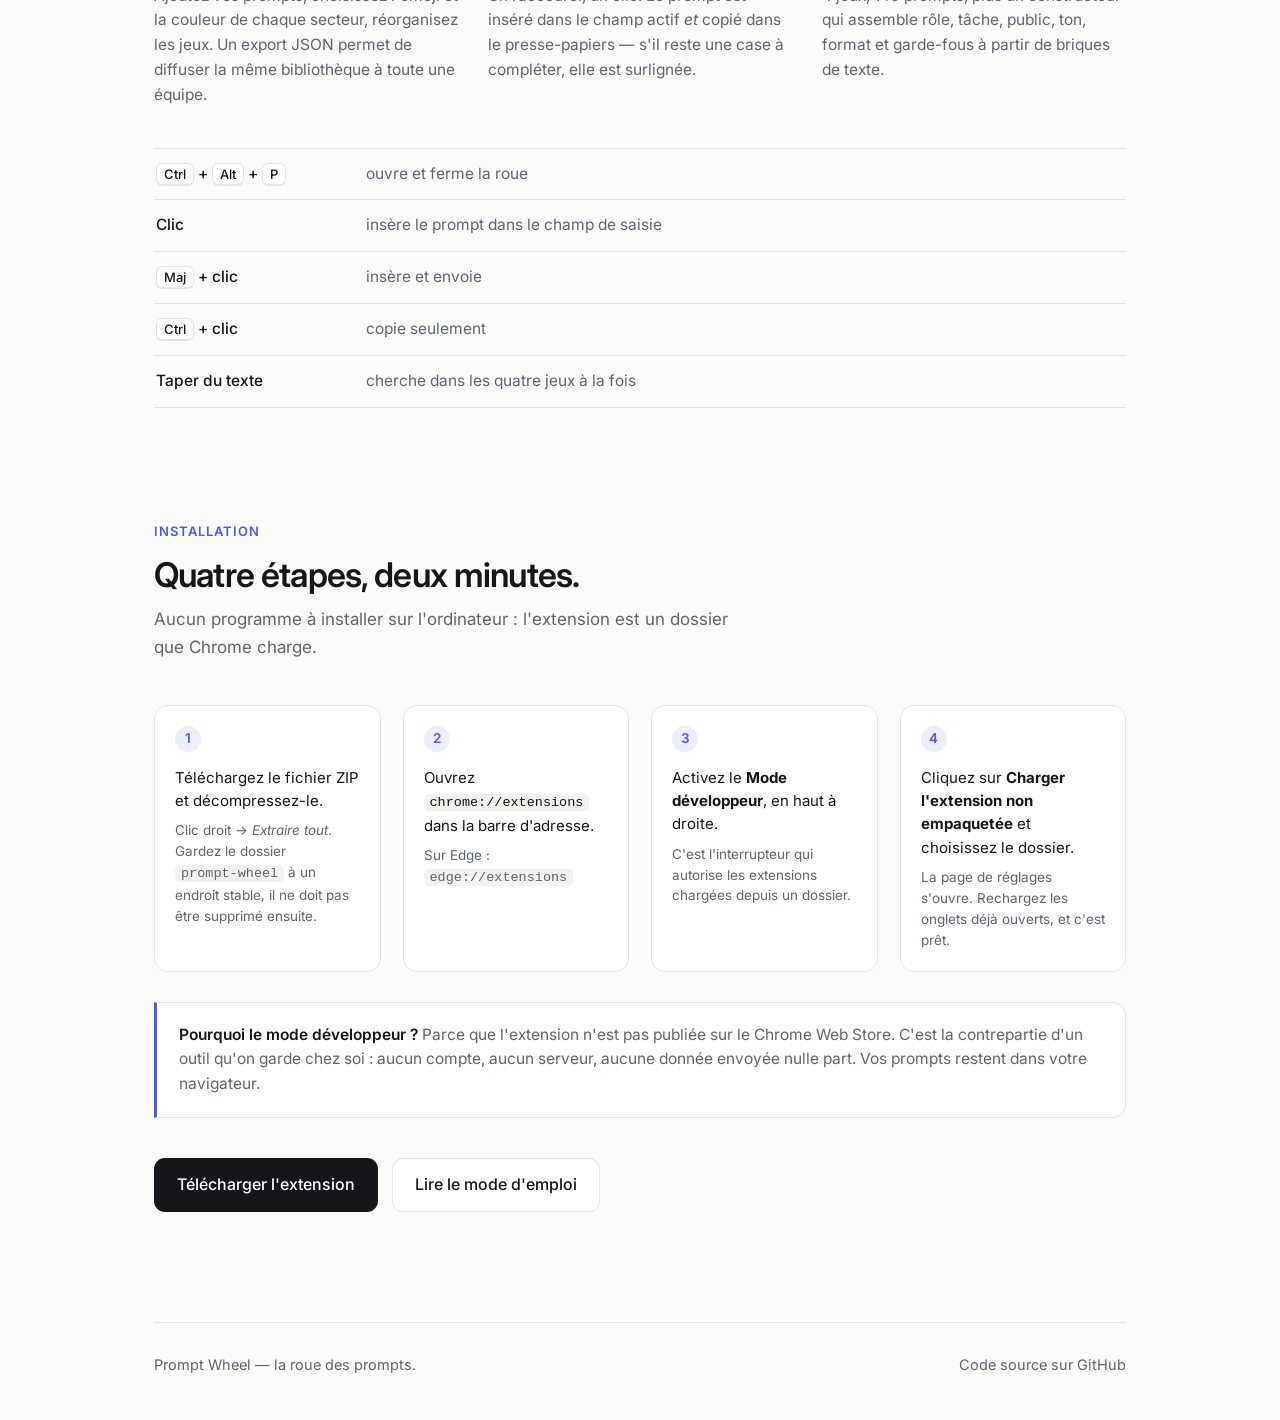
<file: prompt-wheel/index.html>
<!DOCTYPE html>
<html lang="fr">
<head>
<meta charset="utf-8">
<meta name="viewport" content="width=device-width, initial-scale=1">
<title>Prompt Wheel — la roue des prompts</title>
<meta name="description" content="Un menu radial pour retrouver vos prompts et les insérer dans n'importe quel champ de saisie. Extension Chrome gratuite, 140 prompts fournis, entièrement modifiables.">
<meta name="color-scheme" content="light">
<link rel="icon" type="image/png" href="icon.png">
<meta property="og:title" content="Prompt Wheel — la roue des prompts">
<meta property="og:description" content="Vos prompts à portée de geste, dans n'importe quel champ de saisie. Extension Chrome gratuite.">
<meta property="og:type" content="website">
<link rel="preconnect" href="https://fonts.googleapis.com">
<link rel="preconnect" href="https://fonts.gstatic.com" crossorigin>
<link href="https://fonts.googleapis.com/css2?family=Inter:wght@400;500;600;700&display=swap" rel="stylesheet">
<style>
  :root {
    --ink: #14161a;
    --dim: #5f6570;
    --line: #e6e6e1;
    --paper: #fbfbf9;
    --card: #ffffff;
    --accent: #4a5bf0;
    --accent-soft: #eceefe;
    --radius: 14px;
    --font: "Inter", ui-sans-serif, system-ui, -apple-system, "Segoe UI", Roboto, Helvetica, Arial, sans-serif;
  }

  * { box-sizing: border-box; }

  html { scroll-behavior: smooth; }

  body {
    margin: 0;
    overflow-x: hidden;
    background: var(--paper);
    color: var(--ink);
    font-family: var(--font);
    font-size: 17px;
    line-height: 1.6;
    -webkit-font-smoothing: antialiased;
  }

  .wrap { width: 100%; max-width: 1020px; margin: 0 auto; padding: 0 24px; }

  a { color: inherit; }

  /* ---------- en-tête ---------- */

  header {
    display: flex;
    align-items: center;
    justify-content: space-between;
    padding: 26px 0 0;
  }
  .mark { display: flex; align-items: center; gap: 10px; font-weight: 600; letter-spacing: -.01em; }
  .mark img { width: 26px; height: 26px; border-radius: 7px; }
  .nav { display: flex; align-items: center; gap: 24px; font-size: 15px; color: var(--dim); }
  .nav a { text-decoration: none; }
  .nav a:hover { color: var(--ink); }

  /* ---------- hero ---------- */

  .hero { padding: 86px 0 0; max-width: 720px; }
  h1 {
    margin: 0;
    font-size: clamp(38px, 6vw, 60px);
    line-height: 1.04;
    letter-spacing: -.035em;
    font-weight: 600;
  }
  h1 em { font-style: normal; color: var(--accent); }
  .lead {
    margin: 22px 0 0;
    font-size: clamp(17px, 2.2vw, 20px);
    color: var(--dim);
    max-width: 30em;
  }

  .cta { display: flex; flex-wrap: wrap; align-items: center; gap: 14px; margin-top: 34px; }
  .btn {
    display: inline-flex;
    align-items: center;
    gap: 9px;
    padding: 13px 22px;
    border-radius: 11px;
    font-size: 16px;
    font-weight: 500;
    text-decoration: none;
    border: 1px solid transparent;
    transition: background .15s ease, border-color .15s ease, transform .15s ease;
  }
  .btn-primary { background: var(--ink); color: #fff; }
  .btn-primary:hover { background: #2b2f38; transform: translateY(-1px); }
  .btn-ghost { border-color: var(--line); background: var(--card); }
  .btn-ghost:hover { border-color: #cfcfc8; }
  .meta { margin-top: 16px; font-size: 14.5px; color: var(--dim); }

  /* ---------- maquette ---------- */

  .shot { position: relative; margin: 64px 0 0; }
  .shot::before {
    content: "";
    position: absolute;
    inset: -40px 0 30px;
    background: radial-gradient(75% 65% at 50% 40%, rgba(74, 91, 240, .08), transparent 72%);
    pointer-events: none;
  }
  .stage {
    position: relative;
    display: grid;
    grid-template-columns: minmax(0, 1.2fr) minmax(0, .8fr);
    gap: 18px;
    padding: 16px;
    background: #dfe4ec;
    border-radius: 18px;
    box-shadow: 0 30px 60px -30px rgba(15, 20, 30, .35), 0 2px 6px rgba(15, 20, 30, .06);
  }
  .stage-search {
    grid-column: 1 / -1;
    display: flex;
    align-items: center;
    justify-content: space-between;
    gap: 12px;
    padding: 9px 13px;
    background: #fff;
    border: 1px solid #e3e7ee;
    border-radius: 9px;
    font-size: 14px;
    color: #9aa1ad;
  }
  .stage-search span:last-child { font-size: 12.5px; color: #8b93a1; }
  .wheel { width: 100%; height: auto; display: block; }
  .sec-icon { font-size: 21px; }
  .sec-label { font-size: 13.5px; font-weight: 600; fill: #1f2430; }
  .hub-title { font-size: 14px; font-weight: 600; fill: #1f2430; }
  .hub-sub { font-size: 11.5px; fill: #6b7280; }

  .panel {
    display: flex;
    flex-direction: column;
    background: #fff;
    border-radius: 12px;
    padding: 16px 18px;
    min-width: 0;
  }
  .panel-title { font-size: 15px; font-weight: 600; margin-bottom: 10px; }
  .panel-body { font-size: 13.5px; line-height: 1.62; color: #6b7280; margin: 0; }
  .panel-foot {
    margin-top: auto;
    padding-top: 14px;
    font-size: 12px;
    color: #8b93a1;
    border-top: 1px solid #eef0f4;
  }

  /* ---------- sections ---------- */

  section { padding: 96px 0 0; }
  .eyebrow {
    font-size: 13px;
    font-weight: 600;
    letter-spacing: .08em;
    text-transform: uppercase;
    color: var(--accent);
    margin: 0 0 14px;
  }
  h2 {
    margin: 0 0 12px;
    font-size: clamp(26px, 3.6vw, 34px);
    line-height: 1.15;
    letter-spacing: -.025em;
    font-weight: 600;
  }
  .section-lead { margin: 0; color: var(--dim); max-width: 34em; }

  .cols {
    display: grid;
    grid-template-columns: repeat(3, 1fr);
    gap: 30px;
    margin-top: 44px;
  }
  .col h3 {
    margin: 0 0 8px;
    font-size: 17.5px;
    font-weight: 600;
    letter-spacing: -.01em;
    padding-top: 16px;
    border-top: 1px solid var(--line);
  }
  .col p { margin: 0; font-size: 15.5px; color: var(--dim); }

  /* ---------- gestes ---------- */

  .gestures { margin-top: 40px; border-top: 1px solid var(--line); }
  .gesture {
    display: flex;
    align-items: baseline;
    gap: 20px;
    padding: 13px 2px;
    border-bottom: 1px solid var(--line);
    font-size: 15.5px;
  }
  .gesture dt { flex: 0 0 190px; font-weight: 500; }
  .gesture dd { margin: 0; color: var(--dim); }
  kbd {
    font-family: var(--font);
    font-size: 13px;
    font-weight: 500;
    background: var(--card);
    border: 1px solid var(--line);
    border-bottom-width: 2px;
    border-radius: 6px;
    padding: 2px 7px;
    white-space: nowrap;
  }

  /* ---------- installation ---------- */

  .steps {
    display: grid;
    grid-template-columns: repeat(4, 1fr);
    gap: 22px;
    margin-top: 44px;
    counter-reset: step;
  }
  .step {
    background: var(--card);
    border: 1px solid var(--line);
    border-radius: var(--radius);
    padding: 20px;
  }
  .step::before {
    counter-increment: step;
    content: counter(step);
    display: flex;
    align-items: center;
    justify-content: center;
    width: 26px;
    height: 26px;
    margin-bottom: 14px;
    border-radius: 50%;
    background: var(--accent-soft);
    color: var(--accent);
    font-size: 13.5px;
    font-weight: 600;
  }
  .step p { margin: 0; font-size: 15px; line-height: 1.55; }
  .step .sub { margin-top: 8px; font-size: 13.5px; color: var(--dim); }
  code {
    font-family: ui-monospace, SFMono-Regular, Menlo, Consolas, monospace;
    font-size: 13.5px;
    white-space: nowrap;
    background: #f2f2ee;
    border-radius: 5px;
    padding: 1px 6px;
  }

  .note {
    margin-top: 30px;
    padding: 20px 22px;
    background: var(--card);
    border: 1px solid var(--line);
    border-left: 3px solid var(--accent);
    border-radius: 0 var(--radius) var(--radius) 0;
    font-size: 15.5px;
    color: var(--dim);
  }
  .note strong { color: var(--ink); font-weight: 600; }

  .closing { margin-top: 40px; display: flex; flex-wrap: wrap; gap: 14px; align-items: center; }

  /* ---------- pied ---------- */

  footer {
    margin-top: 110px;
    padding: 30px 0 44px;
    border-top: 1px solid var(--line);
    display: flex;
    flex-wrap: wrap;
    gap: 12px 26px;
    justify-content: space-between;
    font-size: 14.5px;
    color: var(--dim);
  }
  footer a { text-decoration: none; }
  footer a:hover { color: var(--ink); text-decoration: underline; }

  /* ---------- écrans étroits ---------- */

  @media (max-width: 880px) {
    .cols, .steps { grid-template-columns: repeat(2, 1fr); }
    .hero { padding-top: 60px; }
    section { padding-top: 76px; }
  }
  @media (max-width: 660px) {
    body { font-size: 16px; }
    .wrap { padding: 0 18px; }
    .nav a.hide-sm { display: none; }
    .stage { grid-template-columns: 1fr; }
    .stage-search span:last-child { display: none; }
    .panel { display: none; }
    .cols, .steps { grid-template-columns: 1fr; gap: 24px; }
    .gesture { flex-direction: column; gap: 4px; }
    .gesture dt { flex: none; }
    .btn { width: 100%; justify-content: center; }
  }
</style>
</head>
<body>

<div class="wrap">

  <header>
    <div class="mark"><img src="icon.png" alt="">Prompt Wheel</div>
    <nav class="nav">
      <a href="#installation" class="hide-sm">Installation</a>
      <a href="https://github.com/knulp222/Test/tree/main/prompt-wheel-extension">Code source</a>
    </nav>
  </header>

  <main>

    <div class="hero">
      <h1>Vos prompts,<br>à portée de <em>geste</em>.</h1>
      <p class="lead">Une roue s'ouvre par-dessus la page. Vous choisissez un prompt, il part
        directement dans le champ de saisie — ChatGPT, Claude, Gemini, un mail, un formulaire.
        140 prompts sont fournis, et tout est modifiable.</p>
      <div class="cta">
        <a class="btn btn-primary" href="prompt-wheel.zip" download>
          Télécharger l'extension
        </a>
        <a class="btn btn-ghost" href="#installation">Comment l'installer</a>
      </div>
      <p class="meta">Version 1.0.0 · Chrome et Edge · gratuit · rien à installer sur l'ordinateur</p>
    </div>

    <div class="shot">
      <div class="stage">
        <div class="stage-search">
          <span>Rechercher un prompt…</span>
          <span>Tab : jeu suivant (1/4)</span>
        </div>
        <svg class="wheel" viewBox="0 0 460 460" role="img" aria-label="La roue ouverte sur le jeu « Mécanique &amp; biais », avec sept secteurs : Mécanique, Transformer, Étages, Images &amp; biais, Vigilance, Sécurité, Construire.">
          <g class="sec">
            <path d="M 238.6 24.2 A 206 206 0 0 1 385.5 94.9 L 293.4 174.9 A 84 84 0 0 0 233.5 146.1 Z" fill="#ebedff"/>
            <path d="M 238.6 25.7 A 204.5 204.5 0 0 1 384.4 95.9" fill="none" stroke="#5B6CFF" stroke-width="3" stroke-linecap="round"/>
            <text class="sec-icon" x="294.2" y="76.7" text-anchor="middle">⚙️</text>
            <text class="sec-label" x="294.2" y="102.7" text-anchor="middle">Mécanique</text>
          </g>
          <g class="sec">
            <path d="M 396.3 108.4 A 206 206 0 0 1 432.6 267.4 L 312.6 245.2 A 84 84 0 0 0 297.8 180.4 Z" fill="#e0f6fa"/>
            <path d="M 395.1 109.3 A 204.5 204.5 0 0 1 431.1 267.1" fill="none" stroke="#00B4D8" stroke-width="3" stroke-linecap="round"/>
            <text class="sec-icon" x="374.3" y="177.1" text-anchor="middle">🔄</text>
            <text class="sec-label" x="374.3" y="203.1" text-anchor="middle">Transformer</text>
          </g>
          <g class="sec">
            <path d="M 428.7 284.2 A 206 206 0 0 1 327.1 411.7 L 269.6 304.1 A 84 84 0 0 0 311 252.1 Z" fill="#fef4ec"/>
            <path d="M 427.3 283.8 A 204.5 204.5 0 0 1 326.4 410.4" fill="none" stroke="#F4A261" stroke-width="3" stroke-linecap="round"/>
            <text class="sec-icon" x="345.7" y="302.3" text-anchor="middle">🪜</text>
            <text class="sec-label" x="345.7" y="328.3" text-anchor="middle">Étages</text>
          </g>
          <g class="sec">
            <path d="M 311.5 419.2 A 206 206 0 0 1 148.5 419.2 L 196.8 307.1 A 84 84 0 0 0 263.2 307.1 Z" fill="#e5f3f2"/>
            <path d="M 310.9 417.8 A 204.5 204.5 0 0 1 149.1 417.8" fill="none" stroke="#2A9D8F" stroke-width="3" stroke-linecap="round"/>
            <text class="sec-icon" x="230" y="358" text-anchor="middle">🪞</text>
            <text class="sec-label" x="230" y="384" text-anchor="middle">Images &amp; biais</text>
          </g>
          <g class="sec">
            <path d="M 132.9 411.7 A 206 206 0 0 1 31.3 284.2 L 149 252.1 A 84 84 0 0 0 190.4 304.1 Z" fill="#fce7e9"/>
            <path d="M 133.6 410.4 A 204.5 204.5 0 0 1 32.7 283.8" fill="none" stroke="#E63946" stroke-width="3" stroke-linecap="round"/>
            <text class="sec-icon" x="114.3" y="302.3" text-anchor="middle">🚨</text>
            <text class="sec-label" x="114.3" y="328.3" text-anchor="middle">Vigilance</text>
          </g>
          <g class="sec">
            <path d="M 27.4 267.4 A 206 206 0 0 1 63.7 108.4 L 162.2 180.4 A 84 84 0 0 0 147.4 245.2 Z" fill="#e8e8eb"/>
            <path d="M 28.9 267.1 A 204.5 204.5 0 0 1 64.9 109.3" fill="none" stroke="#3D405B" stroke-width="3" stroke-linecap="round"/>
            <text class="sec-icon" x="85.7" y="177.1" text-anchor="middle">🔒</text>
            <text class="sec-label" x="85.7" y="203.1" text-anchor="middle">Sécurité</text>
          </g>
          <g class="sec is-hot">
            <path d="M 74.5 94.9 A 206 206 0 0 1 221.4 24.2 L 226.5 146.1 A 84 84 0 0 0 166.6 174.9 Z" fill="#cbb6fb"/>
            <path d="M 75.6 95.9 A 204.5 204.5 0 0 1 221.4 25.7" fill="none" stroke="#8B5CF6" stroke-width="3" stroke-linecap="round"/>
            <text class="sec-icon" x="165.8" y="76.7" text-anchor="middle">🧩</text>
            <text class="sec-label" x="165.8" y="102.7" text-anchor="middle">Construire</text>
          </g>
          <g class="hub">
            <circle cx="230" cy="230" r="74" fill="#ffffff"/>
            <text class="hub-title" x="230" y="228" text-anchor="middle">Mécanique</text>
            <text class="hub-title" x="230" y="246" text-anchor="middle">&amp; biais</text>
            <text class="hub-sub" x="230" y="268" text-anchor="middle">1/4 · clic : autre jeu</text>
          </g>
        </svg>
        <div class="panel">
          <div class="panel-title">Construire</div>
          <p class="panel-body">Assemble un prompt brique par brique : rôle, tâche, public, ton,
            format, garde-fous.</p>
          <div class="panel-foot">Clic : insérer · Maj + clic : insérer et envoyer · Ctrl + clic : copier</div>
        </div>
      </div>
    </div>

    <section id="outil">
      <p class="eyebrow">L'outil</p>
      <h2>Une bibliothèque de prompts qui vous appartient.</h2>
      <p class="section-lead">Les prompts fournis sont un point de départ, pas un catalogue figé.
        Tout se renomme, se réorganise et se remplace depuis la page de réglages.</p>

      <div class="cols">
        <div class="col">
          <h3>Entièrement personnalisable</h3>
          <p>Ajoutez vos prompts, choisissez l'emoji et la couleur de chaque secteur, réorganisez
            les jeux. Un export JSON permet de diffuser la même bibliothèque à toute une équipe.</p>
        </div>
        <div class="col">
          <h3>Simple à utiliser</h3>
          <p>Un raccourci, un clic. Le prompt est inséré dans le champ actif <em>et</em> copié dans
            le presse-papiers — s'il reste une case à compléter, elle est surlignée.</p>
        </div>
        <div class="col">
          <h3>Prêt dès l'installation</h3>
          <p>4 jeux, 140 prompts, plus un constructeur qui assemble rôle, tâche, public, ton,
            format et garde-fous à partir de briques de texte.</p>
        </div>
      </div>

      <dl class="gestures">
        <div class="gesture"><dt><kbd>Ctrl</kbd> + <kbd>Alt</kbd> + <kbd>P</kbd></dt><dd>ouvre et ferme la roue</dd></div>
        <div class="gesture"><dt>Clic</dt><dd>insère le prompt dans le champ de saisie</dd></div>
        <div class="gesture"><dt><kbd>Maj</kbd> + clic</dt><dd>insère et envoie</dd></div>
        <div class="gesture"><dt><kbd>Ctrl</kbd> + clic</dt><dd>copie seulement</dd></div>
        <div class="gesture"><dt>Taper du texte</dt><dd>cherche dans les quatre jeux à la fois</dd></div>
      </dl>
    </section>

    <section id="installation">
      <p class="eyebrow">Installation</p>
      <h2>Quatre étapes, deux minutes.</h2>
      <p class="section-lead">Aucun programme à installer sur l'ordinateur : l'extension est un
        dossier que Chrome charge.</p>

      <div class="steps">
        <div class="step">
          <p>Téléchargez le fichier ZIP et décompressez-le.</p>
          <p class="sub">Clic droit → <em>Extraire tout</em>. Gardez le dossier <code>prompt-wheel</code> à un endroit stable, il ne doit pas être supprimé ensuite.</p>
        </div>
        <div class="step">
          <p>Ouvrez <code>chrome://extensions</code> dans la barre d'adresse.</p>
          <p class="sub">Sur Edge : <code>edge://extensions</code></p>
        </div>
        <div class="step">
          <p>Activez le <strong>Mode développeur</strong>, en haut à droite.</p>
          <p class="sub">C'est l'interrupteur qui autorise les extensions chargées depuis un dossier.</p>
        </div>
        <div class="step">
          <p>Cliquez sur <strong>Charger l'extension non empaquetée</strong> et choisissez le dossier.</p>
          <p class="sub">La page de réglages s'ouvre. Rechargez les onglets déjà ouverts, et c'est prêt.</p>
        </div>
      </div>

      <div class="note">
        <strong>Pourquoi le mode développeur ?</strong> Parce que l'extension n'est pas publiée sur
        le Chrome Web Store. C'est la contrepartie d'un outil qu'on garde chez soi : aucun compte,
        aucun serveur, aucune donnée envoyée nulle part. Vos prompts restent dans votre navigateur.
      </div>

      <div class="closing">
        <a class="btn btn-primary" href="prompt-wheel.zip" download>Télécharger l'extension</a>
        <a class="btn btn-ghost" href="https://github.com/knulp222/Test/tree/main/prompt-wheel-extension#readme">Lire le mode d'emploi</a>
      </div>
    </section>

  </main>

  <footer>
    <span>Prompt Wheel — la roue des prompts.</span>
    <span><a href="https://github.com/knulp222/Test/tree/main/prompt-wheel-extension">Code source sur GitHub</a></span>
  </footer>

</div>

</body>
</html>
</file>
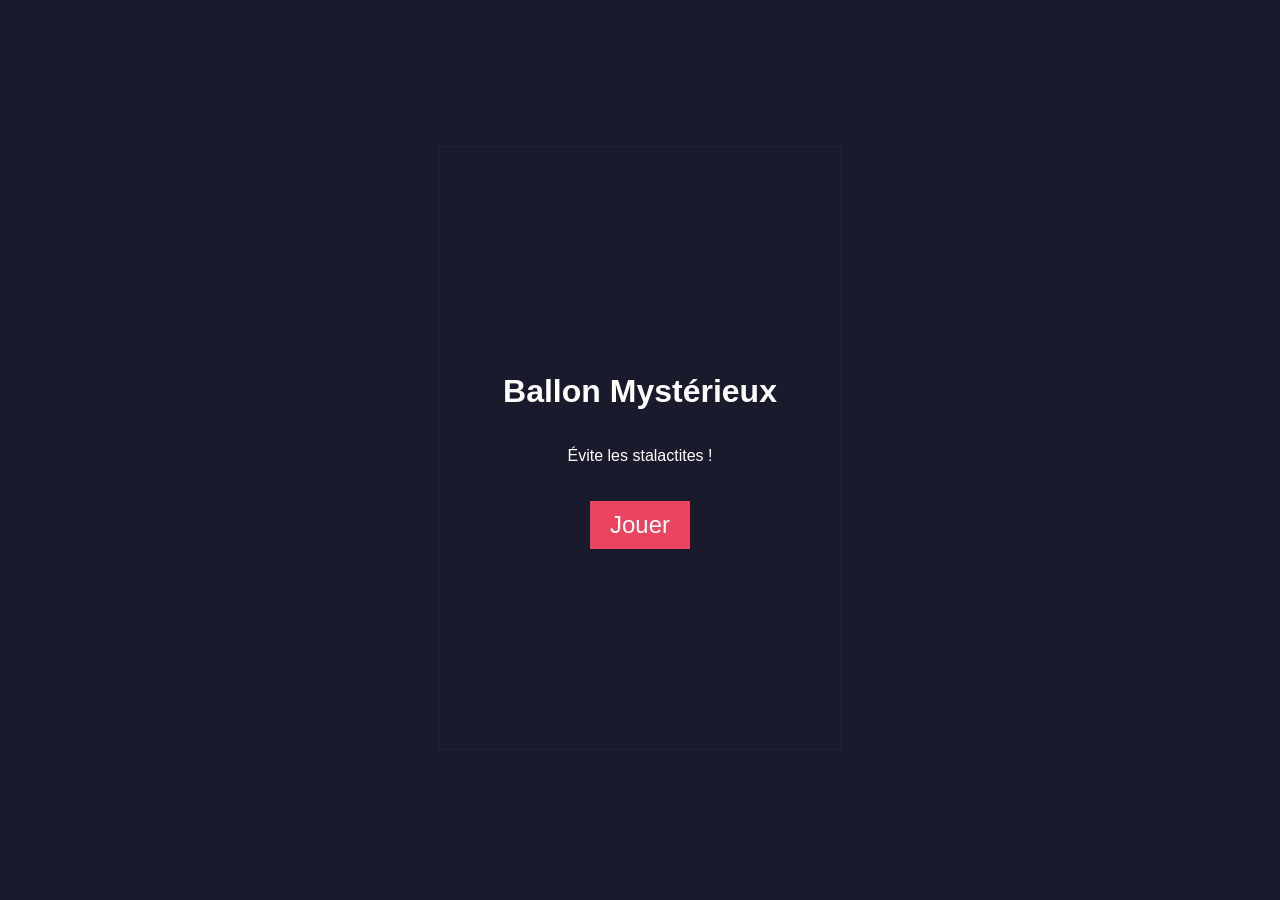
<file: balloon-bounce-game (1).html>
<!DOCTYPE html>
<html lang="fr">
<head>
<meta charset="UTF-8">
<meta name="viewport" content="width=device-width,initial-scale=1">
<title>Ballon Mystérieux</title>
<style>
body{margin:0;overflow:hidden;display:flex;justify-content:center;align-items:center;height:100vh;background:#1a1a2e;font-family:Arial;color:#fff}
#g{position:relative}
#c{border:2px solid #4a4e69}
#s{position:absolute;top:0;left:0;width:100%;height:100%;background:rgba(26,26,46,.9);display:flex;flex-direction:column;justify-content:center;align-items:center;text-align:center}
#b{font-size:24px;padding:10px 20px;margin-top:20px;background:#e94560;border:none;color:#fff;cursor:pointer}
</style>
</head>
<body>
<div id="g">
<canvas id="c" width="400" height="600"></canvas>
<div id="s"><h1>Ballon Mystérieux</h1><p>Évite les stalactites !</p><button id="b">Jouer</button></div>
</div>
<script>
const c=document.getElementById('c'),x=c.getContext('2d'),s=document.getElementById('s'),p=document.getElementById('b');
let X=200,Y=300,r=40,h=80,vx=0,vy=0,g=.01,a=.99,S=0,H=0,G=0,N=[],E=['😊','😨'],e=0,P=[],L=100,T=10,Q=[],C=0,V=1,B=['#16213e','#1b3a4b','#006466','#144552'];
function I(){N=[];Q=Array(T+1).fill().map((_,i)=>({x:X,y:Y+r+i*L/T,vx:0,vy:0}))}
function A(){
let s=Math.floor(Math.random()*4),n={w:25+Math.random()*25,l:50+Math.random()*70};
switch(s){
case 0:n.x=0;n.y=Math.random()*600;n.ex=n.x+n.l;n.ey=n.y;break;
case 1:n.x=400;n.y=Math.random()*600;n.ex=n.x-n.l;n.ey=n.y;break;
case 2:n.x=Math.random()*400;n.y=0;n.ex=n.x;n.ey=n.y+n.l;break;
case 3:n.x=Math.random()*400;n.y=600;n.ex=n.x;n.ey=n.y-n.l;break;
}
N.push(n);
}
function U(){
if(!G)return;
x.fillStyle=B[V-1];x.fillRect(0,0,400,600);
if(!e){
vy+=g;vx*=a;vy*=a;X+=vx;Y+=vy;
if(X-r<0||X+r>400){vx*=-.8;X=Math.max(r,Math.min(400-r,X))}
if(Y-r<0){vy*=-.8;Y=r}
if(Y+r>600){if(S>H)H=S;alert('Game Over! Score: '+S+'\nMeilleur: '+H);S=0;X=200;Y=300;vx=0;vy=0;V=1;C=0;I();for(let i=0;i<3;i++)A()}
if(N.some(n=>{
let dx=n.ex-n.x,dy=n.ey-n.y,t=((X-n.x)*dx+(Y-n.y)*dy)/(dx*dx+dy*dy);
t=Math.max(0,Math.min(1,t));
let px=n.x+t*dx,py=n.y+t*dy,d=Math.hypot(X-px,Y-py);
return d<r+10*(1-t);
})){
e=1;P=Array(50).fill().map(()=>({x:X,y:Y,vx:(Math.random()-.5)*10,vy:(Math.random()-.5)*10,r:Math.random()*5+2,c:`hsl(${Math.random()*60+340},100%,50%)`}));
setTimeout(()=>{e=0;X=200;Y=300;vx=0;vy=-5;I();for(let i=0;i<3;i++)A()},1000)
}
Q[0]={x:X,y:Y+r,vx:0,vy:0};
for(let i=1;i<=T;i++){
let d=Q[i].x-Q[i-1].x,f=Q[i].y-Q[i-1].y,t=Math.sqrt(d*d+f*f),j=(L/T)/t;
Q[i].x=Q[i-1].x+d*j;Q[i].y=Q[i-1].y+f*j;
Q[i].vy+=g*.5;Q[i].vx*=a;Q[i].vy*=a;Q[i].x+=Q[i].vx;Q[i].y+=Q[i].vy
}
}
if(e)P.forEach(p=>{x.beginPath();x.arc(p.x,p.y,p.r,0,7);x.fillStyle=p.c;x.fill();p.x+=p.vx;p.y+=p.vy;p.vy+=.2});
else{
x.beginPath();x.arc(X,Y,r,0,7);x.fillStyle='#e94560';x.fill();
x.beginPath();x.arc(X-r*.3,Y-r*.3,r*.2,0,7);x.fillStyle='rgba(255,255,255,.3)';x.fill();
x.font=r+'px Arial';x.fillStyle='black';x.textAlign='center';x.textBaseline='middle';
x.fillText(N.some(n=>Math.hypot(X-n.x,Y-n.y)<100||Math.hypot(X-n.ex,Y-n.ey)<100)?E[1]:E[0],X,Y);
x.beginPath();x.arc(X,Y,h,0,7);x.strokeStyle='rgba(255,255,255,.1)';x.stroke();
x.beginPath();x.moveTo(Q[0].x,Q[0].y);Q.forEach(q=>x.lineTo(q.x,q.y));x.strokeStyle='#fff';x.lineWidth=2;x.stroke()
}
N.forEach(n=>{
let g=x.createLinearGradient(n.x,n.y,n.ex,n.ey);
g.addColorStop(0,'#a0e0ff');
g.addColorStop(1,'#2080ff');
x.fillStyle=g;
x.beginPath();
x.moveTo(n.x,n.y);
x.lineTo(n.ex,n.ey);
x.lineTo(n.x-(n.x==n.ex?n.w:0),n.y-(n.y==n.ey?n.w:0));
x.fill();
});
x.fillStyle='#fff';x.font='20px Arial';x.fillText('Score: '+S+' Meilleur: '+H+' Niveau: '+V,200,30);
requestAnimationFrame(U)
}
c.addEventListener('mousemove',t=>{
if(!G||e)return;
const m=c.getBoundingClientRect(),d=Math.hypot(t.clientX-m.left-X,t.clientY-m.top-Y);
if(d<h){
const n=Math.atan2(t.clientY-m.top-Y,t.clientX-m.left-X),f=(h-d)/h*5;
vx-=Math.cos(n)*f;vy-=Math.sin(n)*f;vx+=(Math.random()-.5)*2;vy+=(Math.random()-.5)*2;S++;C++;
if(C==10){V++;C=0;A()}
}else C=0
});
p.addEventListener('click',()=>{G=1;s.style.display='none';I();for(let i=0;i<3;i++)A();U()});
</script>
</body>
</html>
</file>
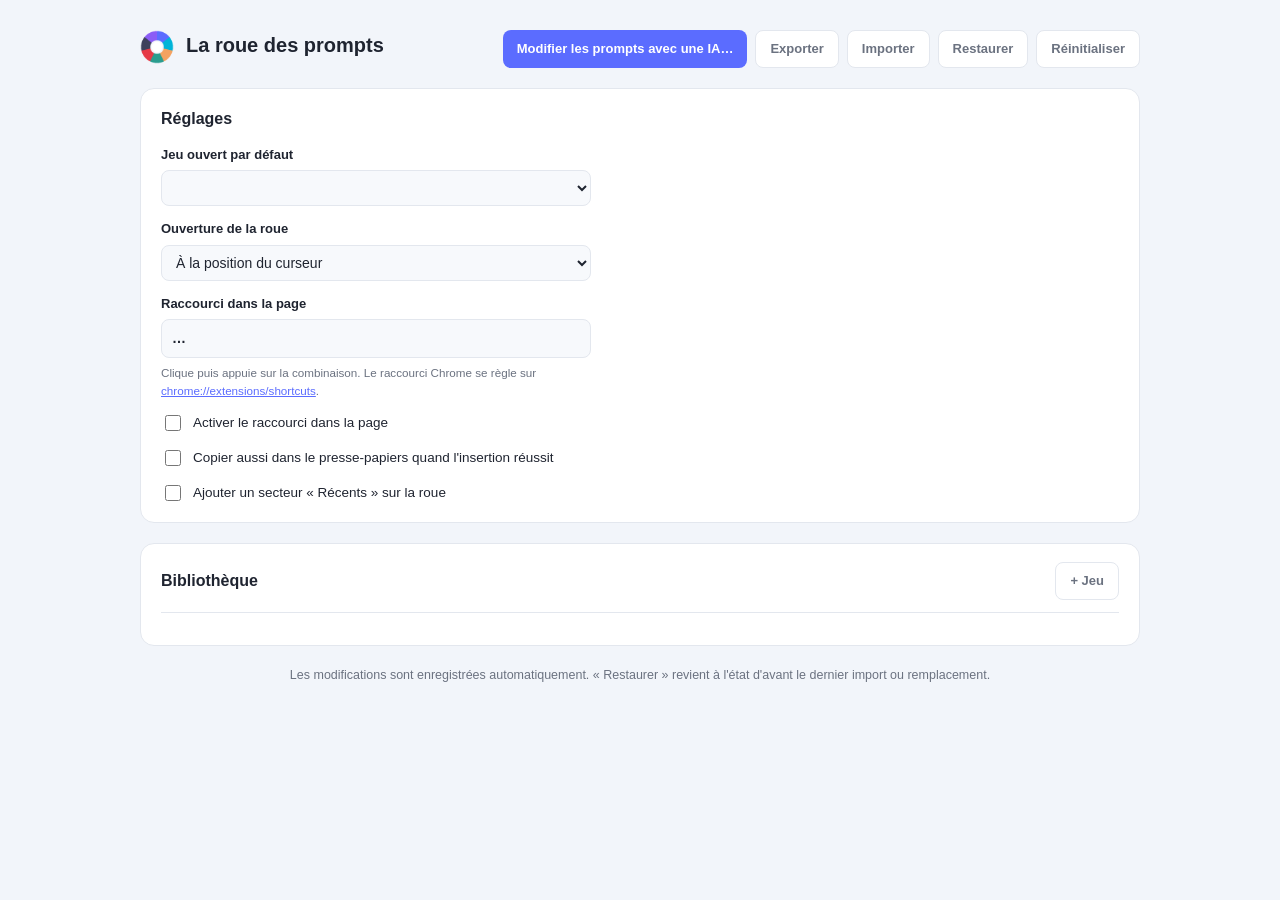
<file: prompt-wheel-extension/options/options.html>
<!DOCTYPE html>
<html lang="fr">
<head>
  <meta charset="UTF-8">
  <meta name="viewport" content="width=device-width,initial-scale=1">
  <title>La roue des prompts — réglages</title>
  <link rel="stylesheet" href="options.css">
</head>
<body>
<div class="wrap">
  <header class="page-head">
    <div class="brand">
      <img src="../icons/icon48.png" alt="" width="34" height="34">
      <div>
        <h1>La roue des prompts</h1>
        <p class="muted" id="counts"></p>
      </div>
    </div>
    <div class="head-actions">
      <button id="ai" class="btn">Modifier les prompts avec une IA…</button>
      <button id="export" class="btn btn-ghost">Exporter</button>
      <button id="import" class="btn btn-ghost">Importer</button>
      <input id="import-file" type="file" accept="application/json,.json" hidden>
      <button id="restore" class="btn btn-ghost">Restaurer</button>
      <button id="reset" class="btn btn-ghost btn-danger">Réinitialiser</button>
    </div>
  </header>

  <div id="welcome" class="welcome" hidden>
    <strong>Bienvenue !</strong>
    <p>Ouvre la roue sur n'importe quelle page avec <kbd>Ctrl</kbd>+<kbd>Alt</kbd>+<kbd>P</kbd> (ou <kbd id="welcome-shortcut">Ctrl+Shift+P</kbd>).
    <strong>Clic au centre</strong> ou <kbd>Tab</kbd> pour changer de jeu. Sur un prompt :
    <kbd>clic</kbd> insère, <kbd>Maj</kbd>+clic insère et envoie, <kbd>Ctrl</kbd>+clic copie.</p>
  </div>

  <section class="card">
    <h2>Réglages</h2>
    <div class="settings">
      <label class="field">
        <span>Jeu ouvert par défaut</span>
        <select id="startSet"></select>
      </label>
      <label class="field">
        <span>Ouverture de la roue</span>
        <select id="openAt">
          <option value="cursor">À la position du curseur</option>
          <option value="center">Au centre de l'écran</option>
        </select>
      </label>
      <label class="field">
        <span>Raccourci dans la page</span>
        <button id="hotkey" class="hotkey" type="button">…</button>
        <small class="muted">Clique puis appuie sur la combinaison. Le raccourci Chrome se règle sur <a href="#" id="shortcuts-link">chrome://extensions/shortcuts</a>.</small>
      </label>
      <label class="check"><input type="checkbox" id="hotkeyEnabled"> <span>Activer le raccourci dans la page</span></label>
      <label class="check"><input type="checkbox" id="alwaysCopy"> <span>Copier aussi dans le presse-papiers quand l'insertion réussit</span></label>
      <label class="check"><input type="checkbox" id="showRecents"> <span>Ajouter un secteur « Récents » sur la roue</span></label>
    </div>
  </section>

  <section class="card">
    <div class="card-head">
      <h2>Bibliothèque</h2>
      <button id="add-set" class="btn btn-ghost">+ Jeu</button>
    </div>
    <div id="tabs" class="tabs"></div>
    <div id="editor"></div>
  </section>

  <p class="muted small center">Les modifications sont enregistrées automatiquement. « Restaurer » revient à l'état d'avant le dernier import ou remplacement.</p>
</div>

<div id="ai-modal" class="modal" hidden>
  <div class="modal-box">
    <button id="ai-close" class="modal-close" title="Fermer">✕</button>
    <h2>Modifier les prompts avec une IA</h2>
    <p class="muted small">1. Copie le texte, colle-le dans ChatGPT, Claude ou Gemini et décris ta demande. &nbsp; 2. Colle sa réponse ici : l'app vérifie et applique.</p>
    <div class="modal-tabs">
      <button class="modal-tab is-on" data-tab="0">1 · Copier pour l'IA</button>
      <button class="modal-tab" data-tab="1">2 · Coller la réponse</button>
    </div>
    <div class="modal-pane" data-pane="0">
      <textarea id="ai-out" readonly spellcheck="false"></textarea>
      <div class="modal-actions">
        <button id="ai-reload" class="btn btn-ghost">Recharger le fichier</button>
        <button id="ai-copy" class="btn">Copier tout</button>
      </div>
    </div>
    <div class="modal-pane" data-pane="1" hidden>
      <textarea id="ai-in" spellcheck="false" placeholder="Colle ici le JSON renvoyé par l'IA (le bloc ```json … ``` peut être collé tel quel)."></textarea>
      <div id="ai-report" class="report" hidden></div>
      <div class="modal-actions">
        <button id="ai-check" class="btn btn-ghost">Vérifier</button>
        <button id="ai-apply" class="btn" disabled>Appliquer</button>
      </div>
    </div>
  </div>
</div>

<div id="toast" class="toast" hidden></div>

<script src="../src/sets/set1.js"></script>
<script src="../src/sets/set2.js"></script>
<script src="../src/sets/set3.js"></script>
<script src="../src/sets/set4.js"></script>
<script src="../src/sets/builder.js"></script>
<script src="../src/defaults.js"></script>
<script src="../src/store.js"></script>
<script src="options.js"></script>
</body>
</html>
</file>
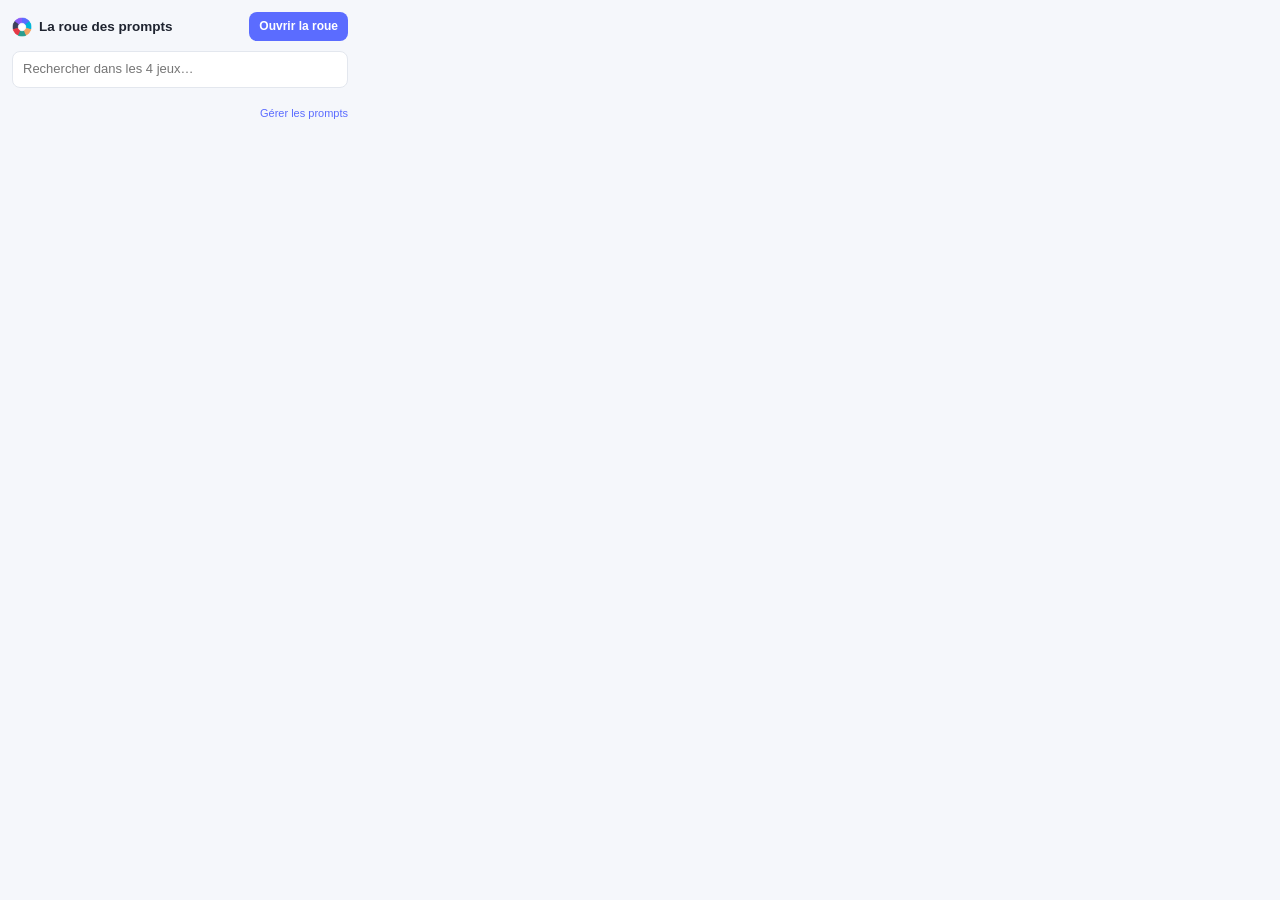
<file: prompt-wheel-extension/popup/popup.html>
<!DOCTYPE html>
<html lang="fr">
<head>
  <meta charset="UTF-8">
  <title>La roue des prompts</title>
  <link rel="stylesheet" href="popup.css">
</head>
<body>
  <header class="head">
    <div class="brand"><img src="../icons/icon32.png" alt="" width="20" height="20"><strong>La roue des prompts</strong></div>
    <button id="open-wheel" class="btn btn-sm">Ouvrir la roue</button>
  </header>
  <input id="search" type="search" placeholder="Rechercher dans les 4 jeux…" autocomplete="off" spellcheck="false">
  <div id="list" class="list"></div>
  <footer class="foot">
    <span id="shortcut" class="muted"></span>
    <a id="open-options" href="#">Gérer les prompts</a>
  </footer>
  <script src="../src/sets/set1.js"></script>
  <script src="../src/sets/set2.js"></script>
  <script src="../src/sets/set3.js"></script>
  <script src="../src/sets/set4.js"></script>
  <script src="../src/sets/builder.js"></script>
  <script src="../src/defaults.js"></script>
  <script src="../src/store.js"></script>
  <script src="popup.js"></script>
</body>
</html>
</file>
<file: prompt-wheel-extension/options/options.css>
:root {
  --ink: #1f2430; --dim: #6b7280; --line: #e3e7ee;
  --card: #fff; --bg: #f2f5fa; --soft: #f7f9fc; --accent: #5b6cff; --danger: #e63946;
}
* { box-sizing: border-box; }
body {
  margin: 0; padding: 30px 20px 60px; background: var(--bg); color: var(--ink);
  font: 14px/1.5 -apple-system, BlinkMacSystemFont, "Segoe UI", Roboto, Helvetica, Arial, sans-serif;
}
.wrap { max-width: 1000px; margin: 0 auto; }
.page-head { display: flex; align-items: flex-start; justify-content: space-between; gap: 16px; flex-wrap: wrap; margin-bottom: 20px; }
.brand { display: flex; gap: 12px; align-items: center; }
h1 { margin: 0; font-size: 20px; }
h2 { margin: 0; font-size: 16px; }
h3 { margin: 0; font-size: 14px; }
p { margin: 4px 0 0; }
.muted { color: var(--dim); }
.small { font-size: 12.5px; }
.center { text-align: center; }
.head-actions { display: flex; gap: 8px; flex-wrap: wrap; }

.welcome {
  padding: 14px 16px; margin-bottom: 20px; background: #eef1ff;
  border: 1px solid #c9d0ff; border-radius: 12px;
}
kbd {
  font: inherit; font-size: 12px; padding: 2px 6px; background: #fff;
  border: 1px solid var(--line); border-bottom-width: 2px; border-radius: 5px;
}

.card { background: var(--card); border: 1px solid var(--line); border-radius: 14px; padding: 18px 20px; margin-bottom: 20px; }
.card-head { display: flex; align-items: center; justify-content: space-between; gap: 12px; margin-bottom: 12px; }

.settings { display: flex; flex-direction: column; gap: 13px; margin-top: 14px; }
.field { display: flex; flex-direction: column; gap: 6px; max-width: 430px; }
.field > span { font-weight: 600; font-size: 13px; }
.check { display: flex; align-items: center; gap: 9px; font-size: 13.5px; cursor: pointer; }
.check input { width: 16px; height: 16px; accent-color: var(--accent); }

select, input[type="text"], textarea {
  font: inherit; color: var(--ink); background: var(--soft);
  border: 1px solid var(--line); border-radius: 8px; padding: 8px 10px; outline: none; width: 100%;
}
select:focus, input[type="text"]:focus, textarea:focus { border-color: #9aa6ff; background: #fff; }
textarea { resize: vertical; min-height: 92px; font-family: ui-monospace, SFMono-Regular, Menlo, Consolas, monospace; font-size: 12.5px; }

.hotkey {
  font: inherit; font-weight: 600; text-align: left; color: var(--ink);
  background: var(--soft); border: 1px solid var(--line); border-radius: 8px; padding: 8px 10px; cursor: pointer;
}
.hotkey.is-rec { border-color: var(--accent); color: var(--accent); }

.btn {
  font: inherit; font-size: 13px; font-weight: 600; padding: 8px 14px;
  border: none; border-radius: 8px; background: var(--accent); color: #fff; cursor: pointer;
}
.btn:hover { filter: brightness(1.07); }
.btn:disabled { opacity: .45; cursor: not-allowed; filter: none; }
.btn-ghost { background: #fff; color: var(--dim); border: 1px solid var(--line); }
.btn-ghost:hover { color: var(--ink); background: var(--soft); }
.btn-danger:hover { color: var(--danger); border-color: var(--danger); }
.icon-btn {
  font: inherit; background: none; border: none; color: var(--dim);
  cursor: pointer; padding: 4px 8px; border-radius: 6px;
}
.icon-btn:hover { color: var(--ink); background: var(--soft); }

.tabs { display: flex; gap: 4px; flex-wrap: wrap; border-bottom: 1px solid var(--line); margin-bottom: 14px; }
.tab {
  font: inherit; font-size: 13px; font-weight: 600; padding: 8px 14px;
  background: none; border: none; border-bottom: 2px solid transparent;
  color: var(--dim); cursor: pointer;
}
.tab.is-on { color: var(--accent); border-bottom-color: var(--accent); }

.set-head { display: flex; gap: 8px; align-items: center; margin-bottom: 12px; }
.set-head input { flex: 1; font-weight: 700; }

.category { border: 1px solid var(--line); border-radius: 12px; margin-bottom: 12px; overflow: hidden; }
.cat-head { display: flex; align-items: center; gap: 8px; padding: 9px 12px; background: var(--soft); }
.cat-head input[type="color"] { width: 30px; height: 30px; padding: 0; background: none; border: 1px solid var(--line); border-radius: 8px; cursor: pointer; }
.cat-head .ic { width: 42px; text-align: center; font-size: 16px; }
.cat-head .nm { flex: 2; font-weight: 700; }
.cat-head .sh { flex: 1; }
.cat-body { padding: 10px 12px 12px; display: flex; flex-direction: column; gap: 9px; }

.prompt { border: 1px solid var(--line); border-radius: 10px; padding: 9px 11px; display: flex; flex-direction: column; gap: 7px; }
.prompt-head { display: flex; gap: 8px; align-items: center; }
.prompt-head .num { width: 26px; text-align: center; color: var(--dim); font-size: 12px; }
.prompt-head .ti { flex: 1; font-weight: 600; }
.warn { font-size: 11px; color: #b45309; }
.builder-note { padding: 10px 12px; font-size: 13px; color: var(--dim); }

.modal { position: fixed; inset: 0; background: rgba(20, 25, 35, .5); display: flex; align-items: center; justify-content: center; padding: 20px; z-index: 10; }
/* display:flex l'emporte sur [hidden] : sans cette règle, la fenêtre masquée
   reste au-dessus de la page et intercepte les clics. */
.modal[hidden] { display: none; }
.modal-box { position: relative; background: var(--card); border-radius: 14px; padding: 22px 24px; width: 820px; max-width: 100%; max-height: 90vh; overflow: auto; }
.modal-close { position: absolute; top: 14px; right: 16px; background: none; border: none; font-size: 16px; color: var(--dim); cursor: pointer; }
.modal-tabs { display: flex; gap: 4px; border-bottom: 1px solid var(--line); margin: 14px 0; }
.modal-tab { font: inherit; font-size: 13px; font-weight: 600; padding: 8px 14px; background: none; border: none; border-bottom: 2px solid transparent; color: var(--dim); cursor: pointer; }
.modal-tab.is-on { color: var(--accent); border-bottom-color: var(--accent); }
.modal-pane textarea { min-height: 300px; }
.modal-actions { display: flex; justify-content: flex-end; gap: 8px; margin-top: 12px; }

.report { margin-top: 12px; padding: 12px 14px; border-radius: 9px; font-size: 12.5px; border: 1px solid var(--line); background: var(--soft); }
.report ul { margin: 6px 0 0; padding-left: 18px; }
.report.is-error { border-color: #f4b8bd; background: #fff5f5; }
.report.is-ok { border-color: #b7e0c8; background: #f3fbf6; }

.toast {
  position: fixed; left: 50%; bottom: 24px; transform: translateX(-50%);
  padding: 10px 18px; background: var(--ink); color: #fff; border-radius: 999px;
  font-size: 13px; font-weight: 600; box-shadow: 0 12px 30px rgba(15, 20, 30, .3); z-index: 20;
}
a { color: var(--accent); }
code { background: var(--soft); padding: 1px 5px; border-radius: 4px; font-size: 12.5px; }
</file>
<file: prompt-wheel-extension/popup/popup.css>
:root {
  --ink: #1f2430; --dim: #6b7280; --line: #e3e7ee;
  --card: #fff; --bg: #f5f7fb; --accent: #5b6cff;
}
* { box-sizing: border-box; }
body {
  width: 360px; margin: 0; padding: 12px;
  background: var(--bg); color: var(--ink);
  font: 13px/1.45 -apple-system, BlinkMacSystemFont, "Segoe UI", Roboto, Helvetica, Arial, sans-serif;
}
.head { display: flex; align-items: center; justify-content: space-between; gap: 8px; margin-bottom: 10px; }
.brand { display: flex; align-items: center; gap: 7px; font-size: 13.5px; }
.btn {
  font: inherit; font-weight: 600; padding: 7px 12px; border: none;
  border-radius: 8px; background: var(--accent); color: #fff; cursor: pointer;
}
.btn:hover { filter: brightness(1.07); }
.btn-sm { font-size: 12px; padding: 6px 10px; }
#search {
  width: 100%; padding: 8px 10px; font: inherit; color: var(--ink);
  background: var(--card); border: 1px solid var(--line); border-radius: 8px;
  outline: none; margin-bottom: 8px;
}
#search:focus { border-color: #9aa6ff; }
.list { max-height: 340px; overflow: auto; display: flex; flex-direction: column; gap: 3px; }
.group {
  font-size: 10.5px; text-transform: uppercase; letter-spacing: .07em;
  color: var(--dim); margin: 8px 0 2px;
}
.item {
  display: flex; align-items: center; gap: 8px; width: 100%; text-align: left;
  padding: 7px 10px; font: inherit; color: var(--ink);
  background: var(--card); border: 1px solid transparent; border-radius: 8px; cursor: pointer;
}
.item:hover, .item.is-active { border-color: var(--accent); }
.item .ic { flex: none; font-size: 14px; }
.item .title { flex: 1; font-weight: 600; overflow: hidden; text-overflow: ellipsis; white-space: nowrap; }
.item .cat { flex: none; font-size: 10.5px; color: var(--dim); }
.empty { padding: 16px 4px; color: var(--dim); text-align: center; }
.foot { display: flex; align-items: center; justify-content: space-between; margin-top: 10px; font-size: 11px; }
.muted { color: var(--dim); }
a { color: var(--accent); text-decoration: none; }
a:hover { text-decoration: underline; }
</file>
